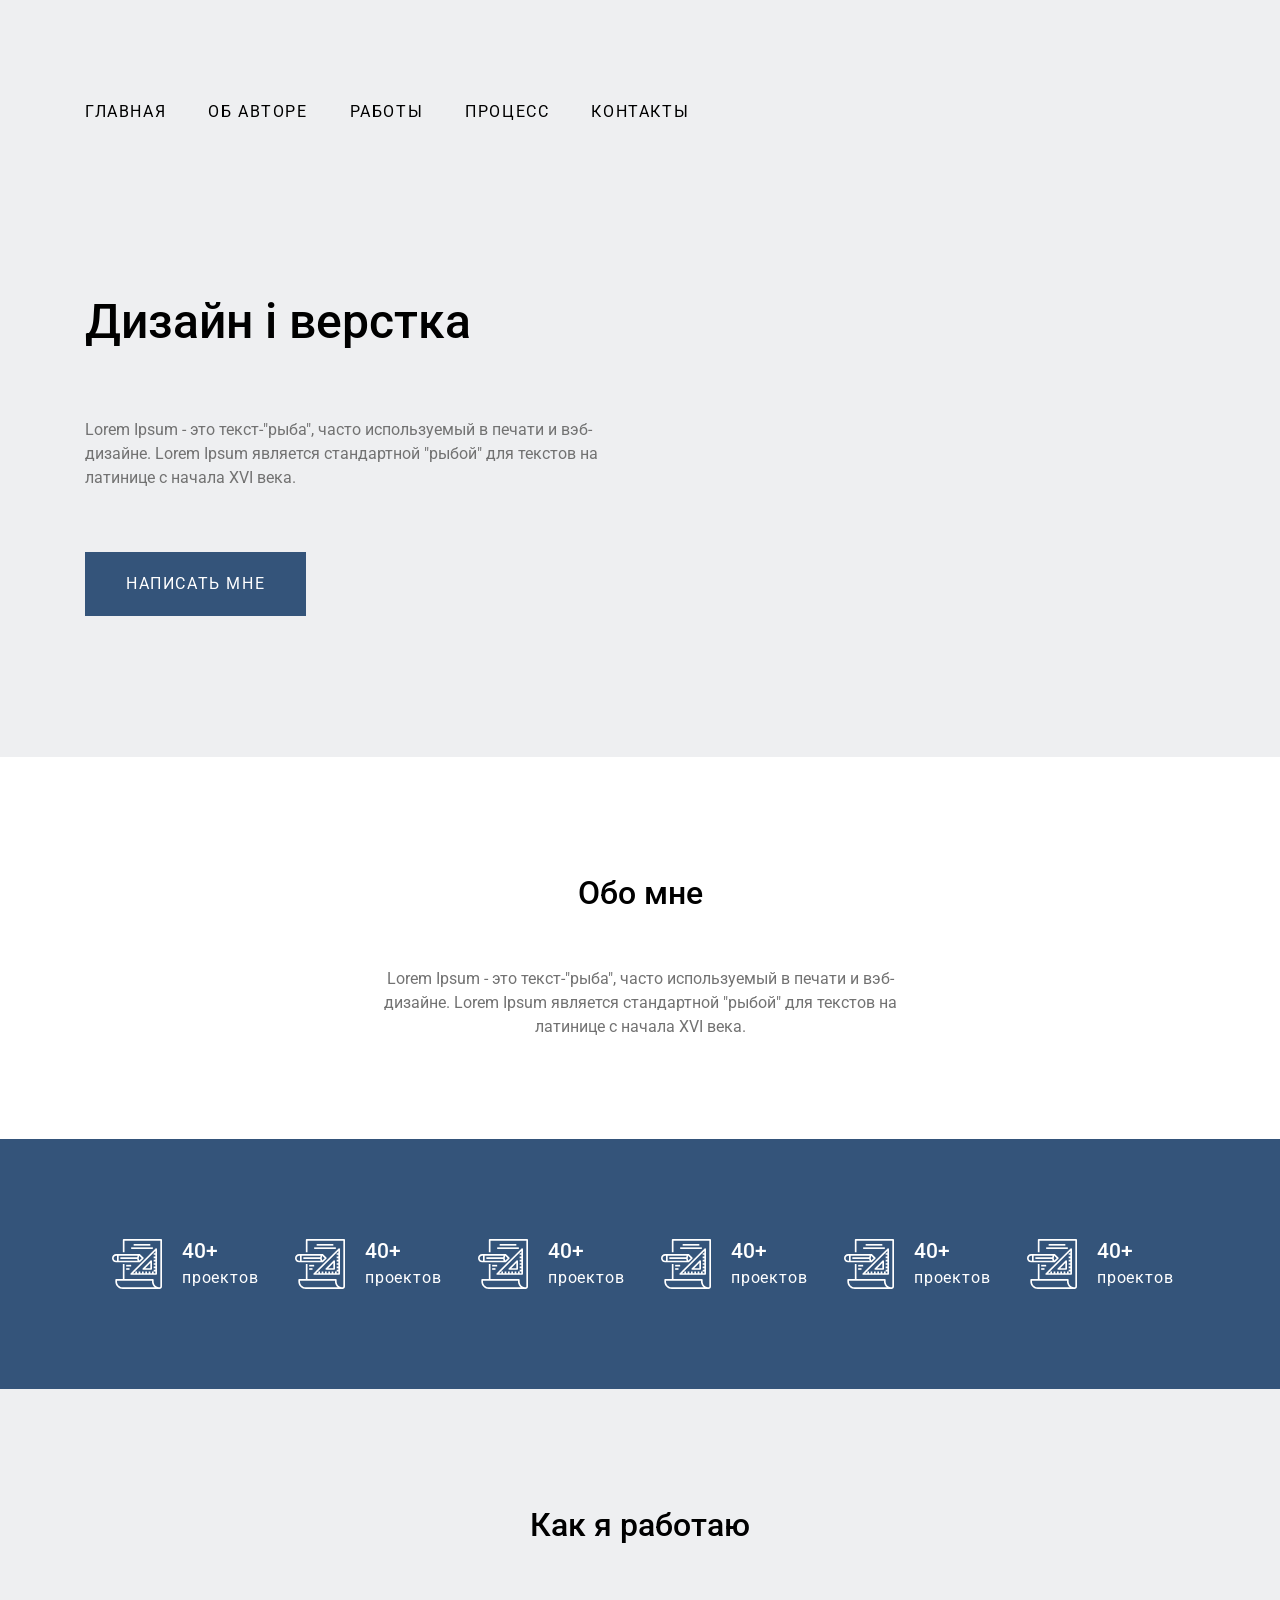
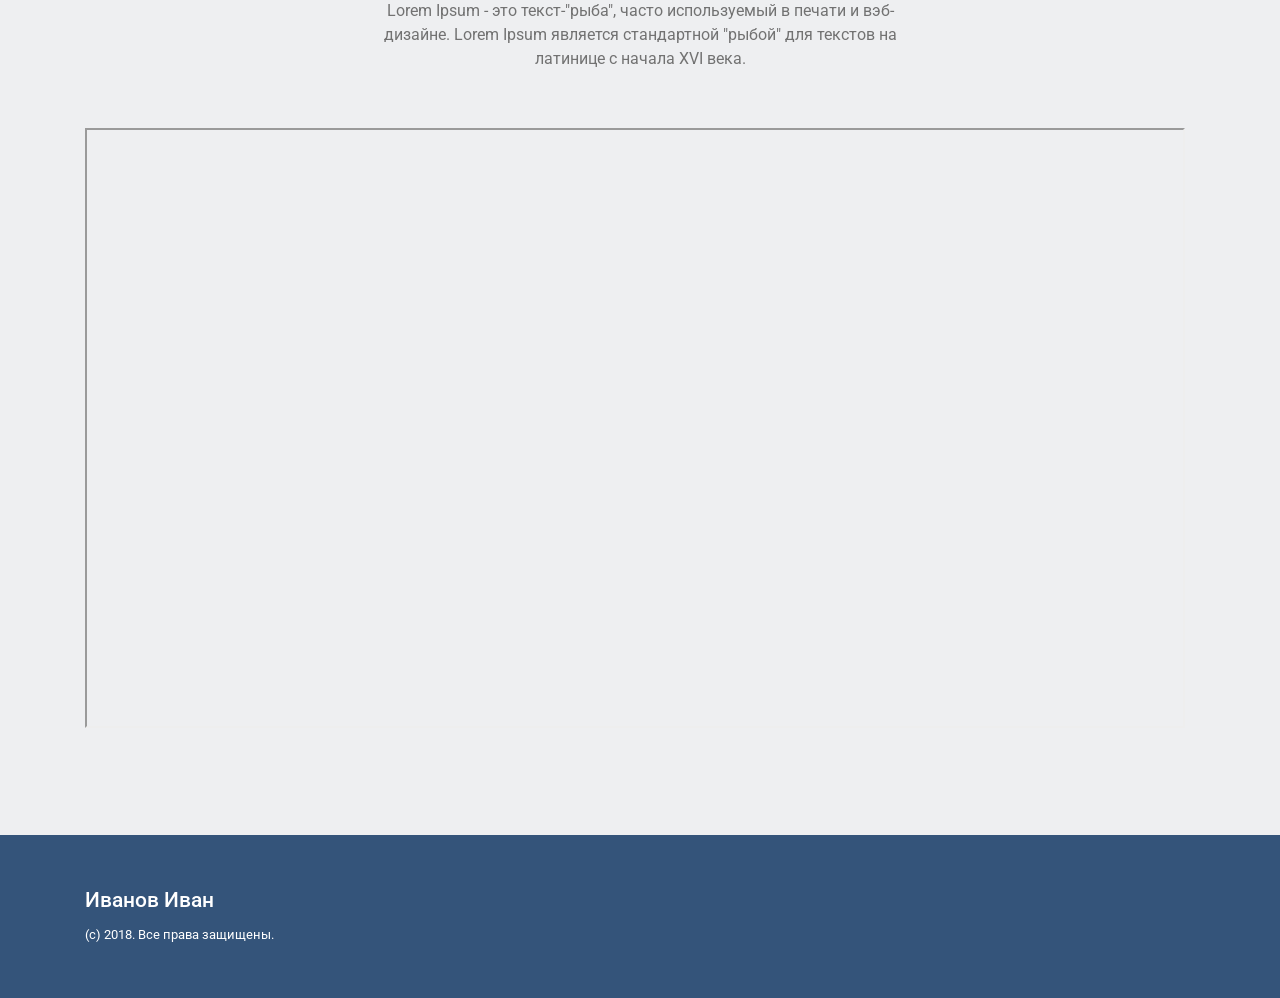
<file: index.html>
<!DOCTYPE html>
<html lang="en">
  <head>
    <meta charset="UTF-8">
    <meta name="viewport" content="width=device-width, initial-scale=1">
    <title>Figma Simple Site</title>

    <link rel="preconnect" href="https://fonts.googleapis.com">
    <link rel="preconnect" href="https://fonts.gstatic.com" crossorigin>
    <link href="https://fonts.googleapis.com/css2?family=Roboto:ital,wght@0,100;0,300;0,400;0,500;0,700;0,900;1,100;1,300;1,400;1,500;1,700;1,900&display=swap" rel="stylesheet">

    <link rel="stylesheet" href="index.css">
    <link rel="stylesheet" href="media.css">
    <link rel="stylesheet" href="reset.css">
  </head>
  <body>
      <header>
        <div class="container">
          <nav>
            <ol>
              <li><a href="#">Главная</a></li>
              <li><a href="#about">Об авторе</a></li>
              <li><a href="#projects">Работы</a></li>
              <li><a href="#process">Процесс</a></li>
              <li><a href="#contacts">Контакты</a></li>
            </ol>
          </nav>
          <h1>Дизайн і верстка</h1>

          <p class="paragraph">
            Lorem Ipsum - это текст-"рыба", часто используемый в печати и вэб-дизайне. Lorem Ipsum является стандартной "рыбой" для текстов на латинице с начала XVI века.
          </p>

          <button class="header__button">НАПИСАТЬ МНЕ</button>
        </div>
      </header>

      <main>
        <div class="container about__container">
          <div id="about" class="about-block">
            <h2 class="about-block__header">Обо мне</h2>

            <p class="about-block__text paragraph">
              Lorem Ipsum - это текст-"рыба", часто используемый в печати и вэб-дизайне. Lorem Ipsum является стандартной "рыбой" для текстов на латинице с начала XVI века.
            </p>
          </div>
        </div>

        <div class="dark-container" id="projects">
          <div class="container">
            <div class="works">
              <div class="works__items">40+ <br> <span class="works__projects">проектов</span></div>
              <div class="works__items">40+ <br> <span class="works__projects">проектов</span></div>
              <div class="works__items">40+ <br> <span class="works__projects">проектов</span></div>
              <div class="works__items">40+ <br> <span class="works__projects">проектов</span></div>
              <div class="works__items">40+ <br> <span class="works__projects">проектов</span></div>
              <div class="works__items">40+ <br> <span class="works__projects">проектов</span></div>
            </div>
          </div>
        </div>

        <div class="light-dark__container" id="process">
          <div class="container center">
            <div class="light-dark__text">
              <h2 class="about-block__header">Как я работаю</h2>

              <p class="paragraph">Lorem Ipsum - это текст-"рыба", часто используемый в печати и вэб-дизайне. Lorem Ipsum является стандартной "рыбой" для текстов на латинице с начала XVI века.
              </p>
            </div>

            <iframe width="1100" height="600" src="https://www.youtube.com/embed/p4YOXmm839c?si=wBxHHaZ9S8ExMQ-Z" title="YouTube video player" allow="accelerometer; autoplay; clipboard-write; encrypted-media; gyroscope; picture-in-picture; web-share" referrerpolicy="strict-origin-when-cross-origin" allowfullscreen></iframe>
          </div>
        </div>
      </main>

      <footer id="contacts">
        <div class="dark-container">
          <div class="container">
            <div class="author-name">Иванов Иван <br><span class="since">(с) 2018. Все права защищены.</span></div>
          </div>
        </div>
      </footer>
  </body>
</html>
</file>
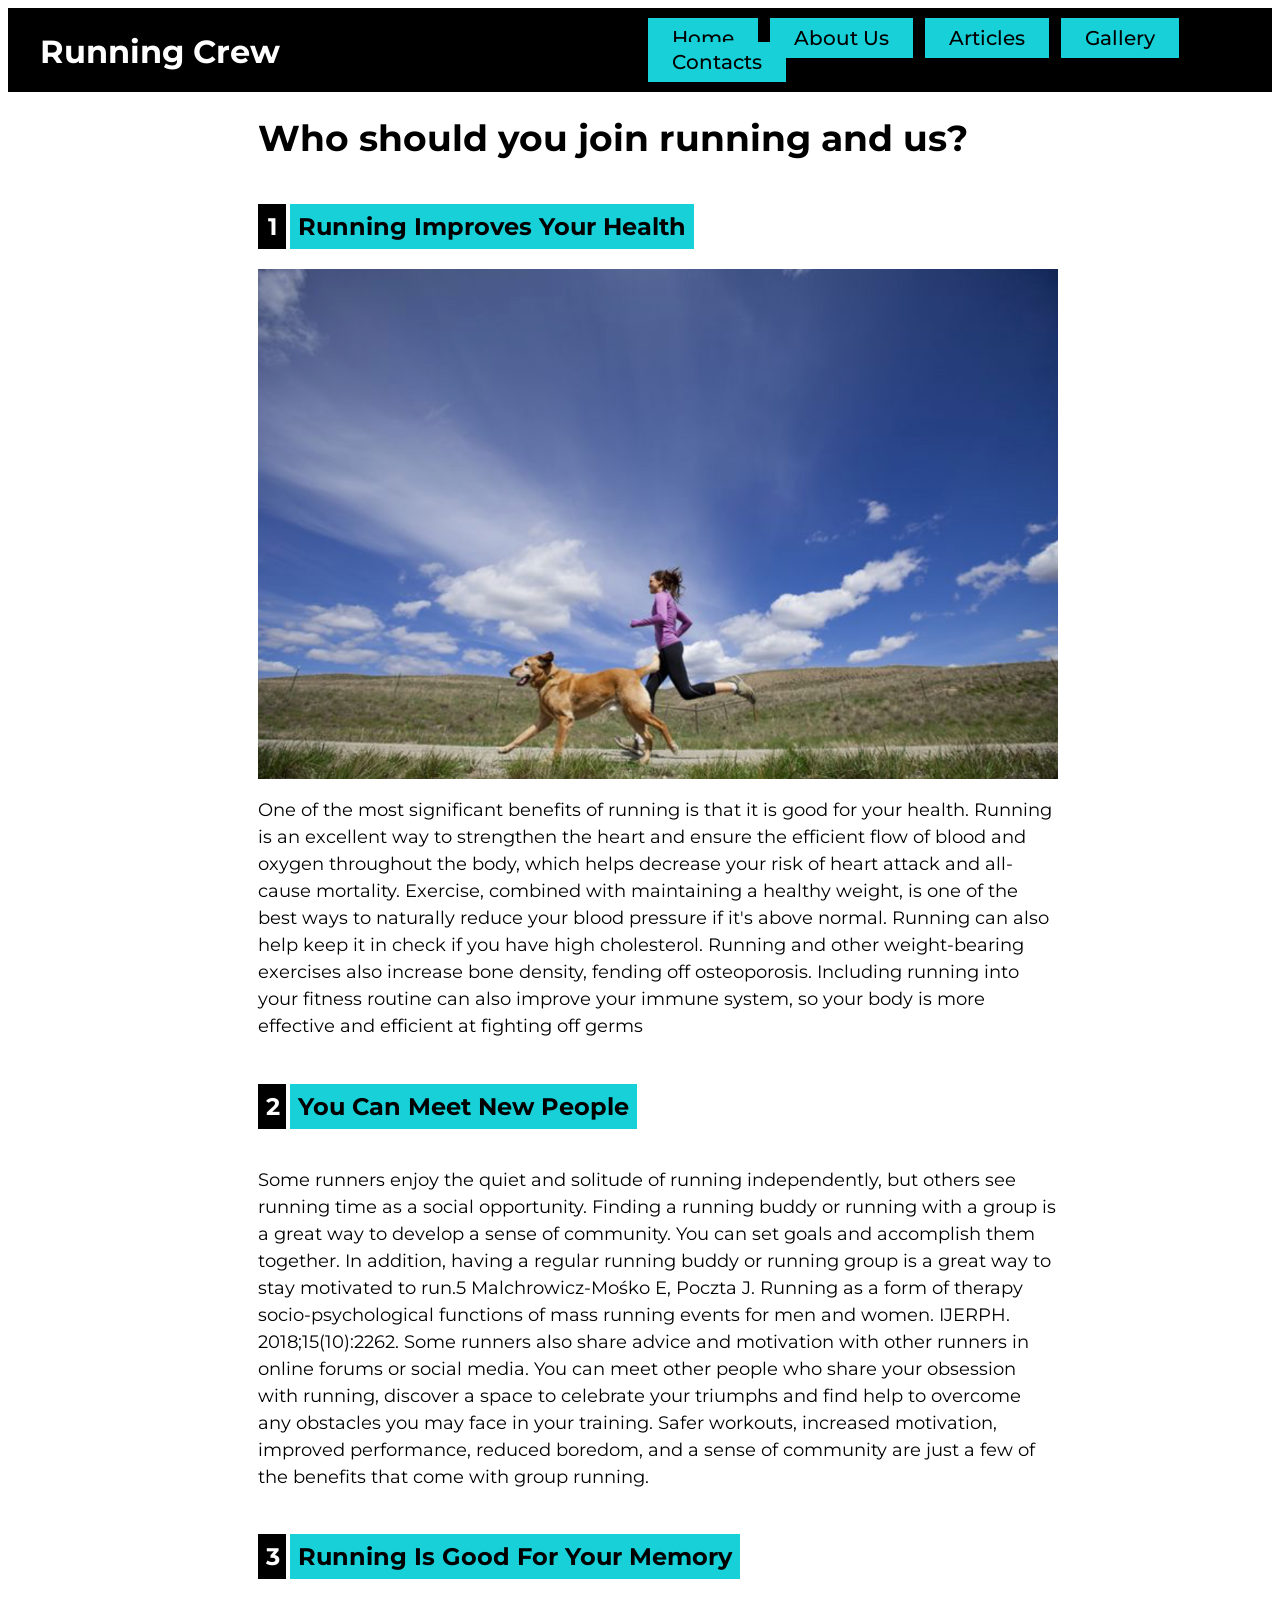
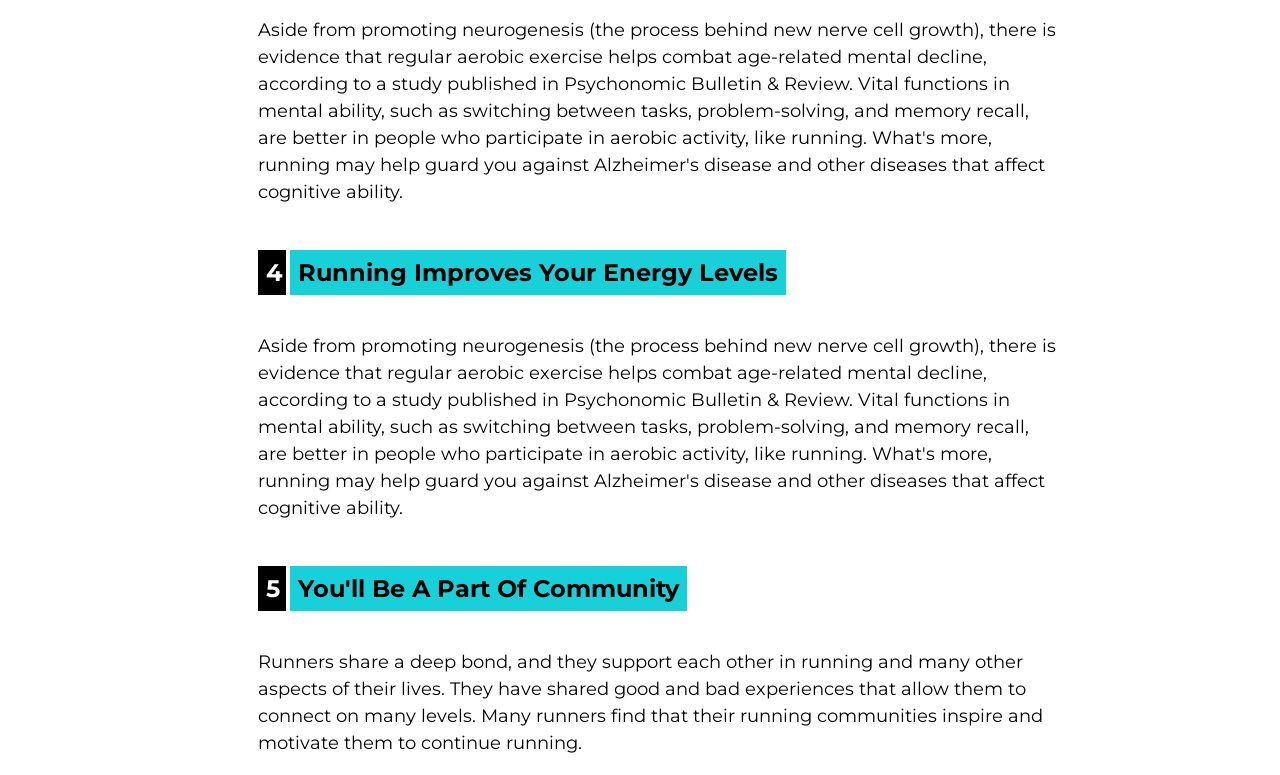
<file: pages/about.html>
<!DOCTYPE html>
<html lang="en">
  <head>
    <meta charset="UTF-8">
    <title>About Us</title>

    <link rel="stylesheet" href="../styles/about.css">
    <link rel="stylesheet" href="../styles/header.css">

    <link rel="preconnect" href="https://fonts.googleapis.com">
    <link rel="preconnect" href="https://fonts.gstatic.com" crossorigin>
    <link href="https://fonts.googleapis.com/css2?family=Montserrat:ital,wght@0,100..900;1,100..900&display=swap" rel="stylesheet">
  </head>
  <body>
    <div class="header">
      <h1 class="site-name">Running Crew</h1>

      <div class="pages">
        <a href="../index.html">Home</a>
        <a href="about.html">About Us</a>
        <a href="articles.html">Articles</a>
        <a href="gallery.html">Gallery</a>
        <a href="contacts.html">Contacts</a>
      </div>
    </div>

    <h1 class="question">Who should you join running and us?</h1>

    <div class="container">
      <div class="number">1</div>

      <h2>Running Improves Your Health</h2>

      <img src="../images/about.png" alt="girl-and-dog">

      <p>
        One of the most significant benefits of running is that it is good for your health. Running is an excellent way to strengthen the heart
        and ensure the efficient flow of blood and oxygen throughout the body, which helps decrease your risk of heart attack and all-cause mortality.

        Exercise, combined with maintaining a healthy weight, is one of the best ways to naturally reduce your blood pressure if it's above normal. Running can also help keep it in check if you have high cholesterol. Running and other weight-bearing exercises also increase bone density, fending off osteoporosis.

          Including running into your fitness routine can also improve your immune system, so your body is more effective and efficient at fighting off germs
      </p>
    </div>

    <div class="container">
      <div class="number">2</div>

      <h2>You Can Meet New People</h2>

      <p>
        Some runners enjoy the quiet and solitude of running independently, but others see running time as a social opportunity. Finding a running buddy or running with a group is a great way to develop a sense of community. You can set goals and accomplish them together. In addition, having a regular running buddy or running group is a great way to stay motivated to run.5
          Malchrowicz-Mośko E, Poczta J. Running as a form of therapy socio-psychological functions of mass running events for men and women. IJERPH. 2018;15(10):2262.

        Some runners also share advice and motivation with other runners in online forums or social media. You can meet other people who share your obsession with running, discover a space to celebrate your triumphs and find help to overcome any obstacles you may face in your training.

          Safer workouts, increased motivation, improved performance, reduced boredom, and a sense of community are just a few of the benefits that come with group running.
      </p>
    </div>

    <div class="container">
      <div class="number">3</div>

      <h2>Running Is Good For Your Memory</h2>

      <p>
      Aside from promoting neurogenesis (the process behind new nerve cell growth), there is evidence that regular aerobic exercise helps combat age-related mental decline, according to a study published in Psychonomic Bulletin & Review.

      Vital functions in mental ability, such as switching between tasks, problem-solving, and memory recall, are better in people who participate in aerobic activity, like running. What's more, running may help guard you against Alzheimer's disease and other diseases that affect cognitive ability.
      </p>
    </div>

    <div class="container">
      <div class="number">4</div>

      <h2>Running Improves Your Energy Levels</h2>

      <p>
      Aside from promoting neurogenesis (the process behind new nerve cell growth), there is evidence that regular aerobic exercise helps combat age-related mental decline, according to a study published in Psychonomic Bulletin & Review.

      Vital functions in mental ability, such as switching between tasks, problem-solving, and memory recall, are better in people who participate in aerobic activity, like running. What's more, running may help guard you against Alzheimer's disease and other diseases that affect cognitive ability.
      </p>
    </div>

    <div class="container">
      <div class="number">5</div>

      <h2>You'll Be A Part Of Community</h2>

      <p>
      Runners share a deep bond, and they support each other in running and many other aspects of their lives. They have shared good and bad experiences that allow them to connect on many levels. Many runners find that their running communities inspire and motivate them to continue running.
      </p>
    </div>
  </body>
</html>
</file>
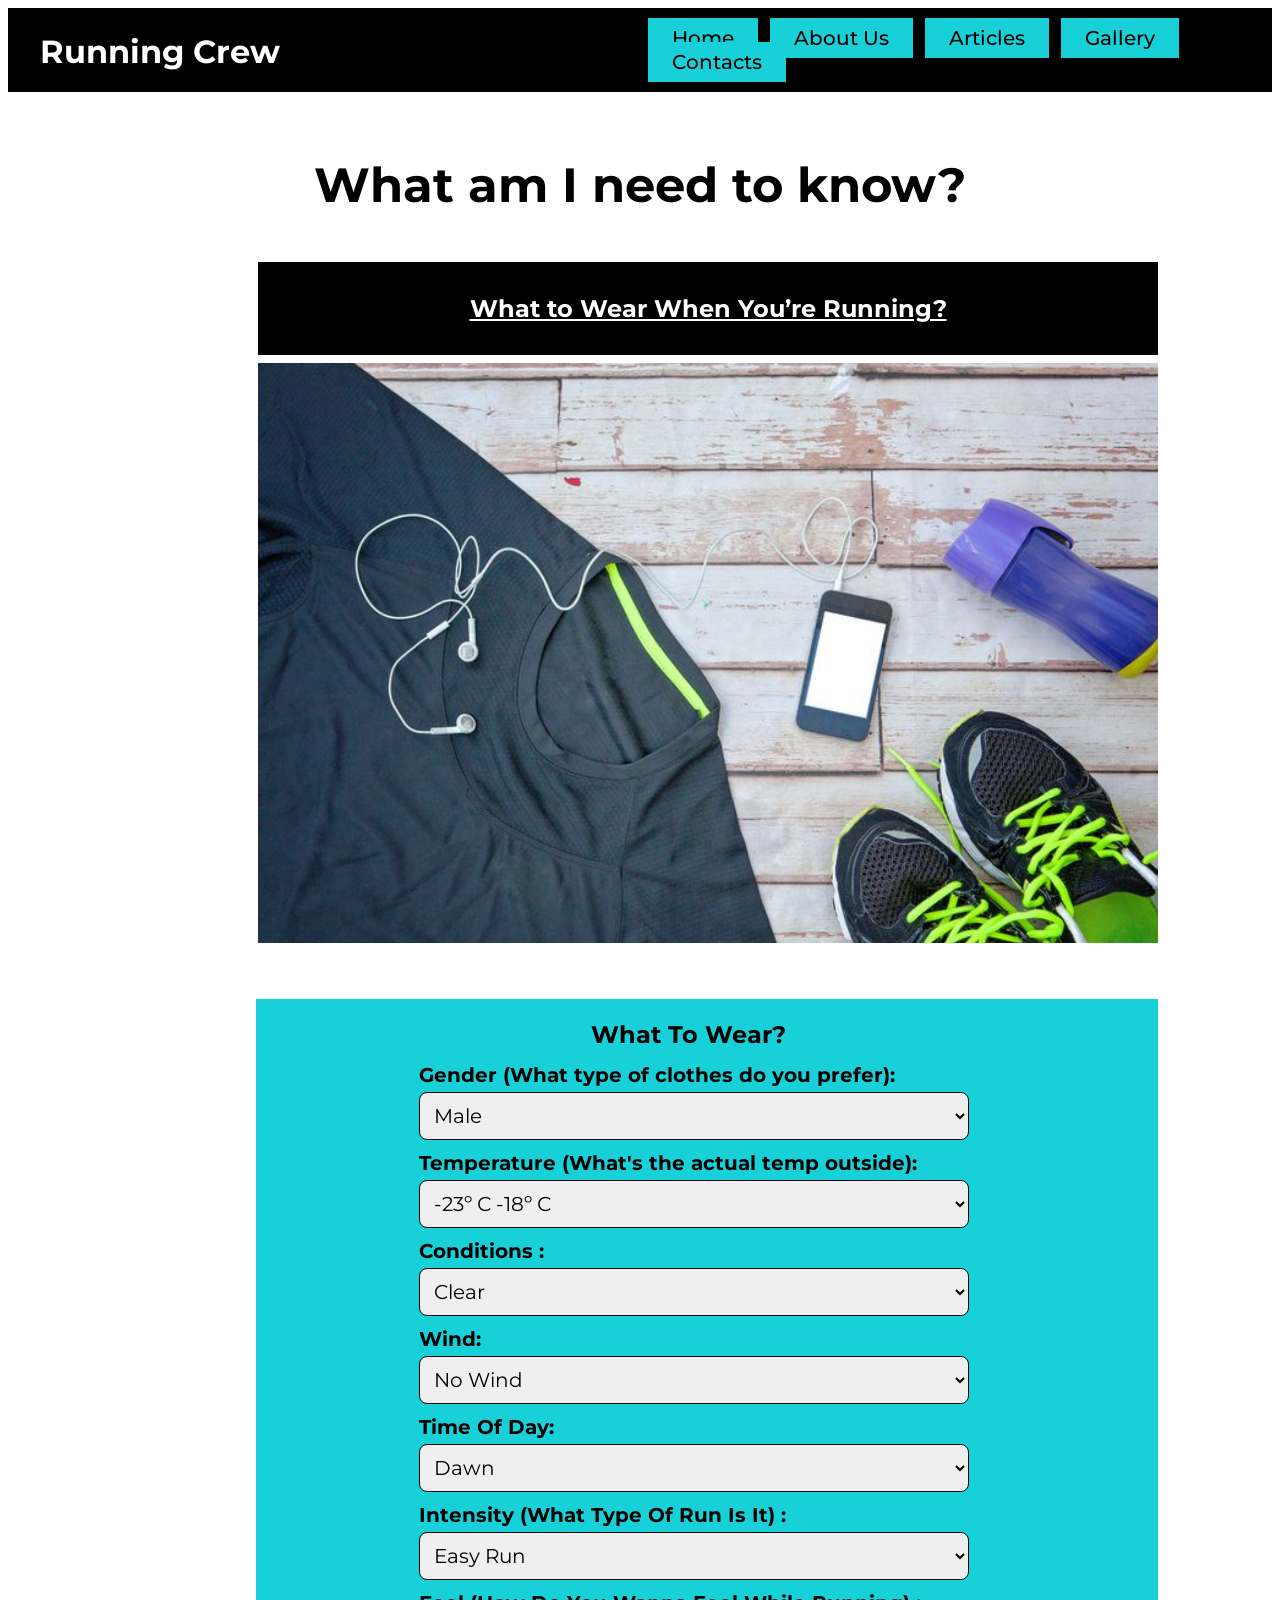
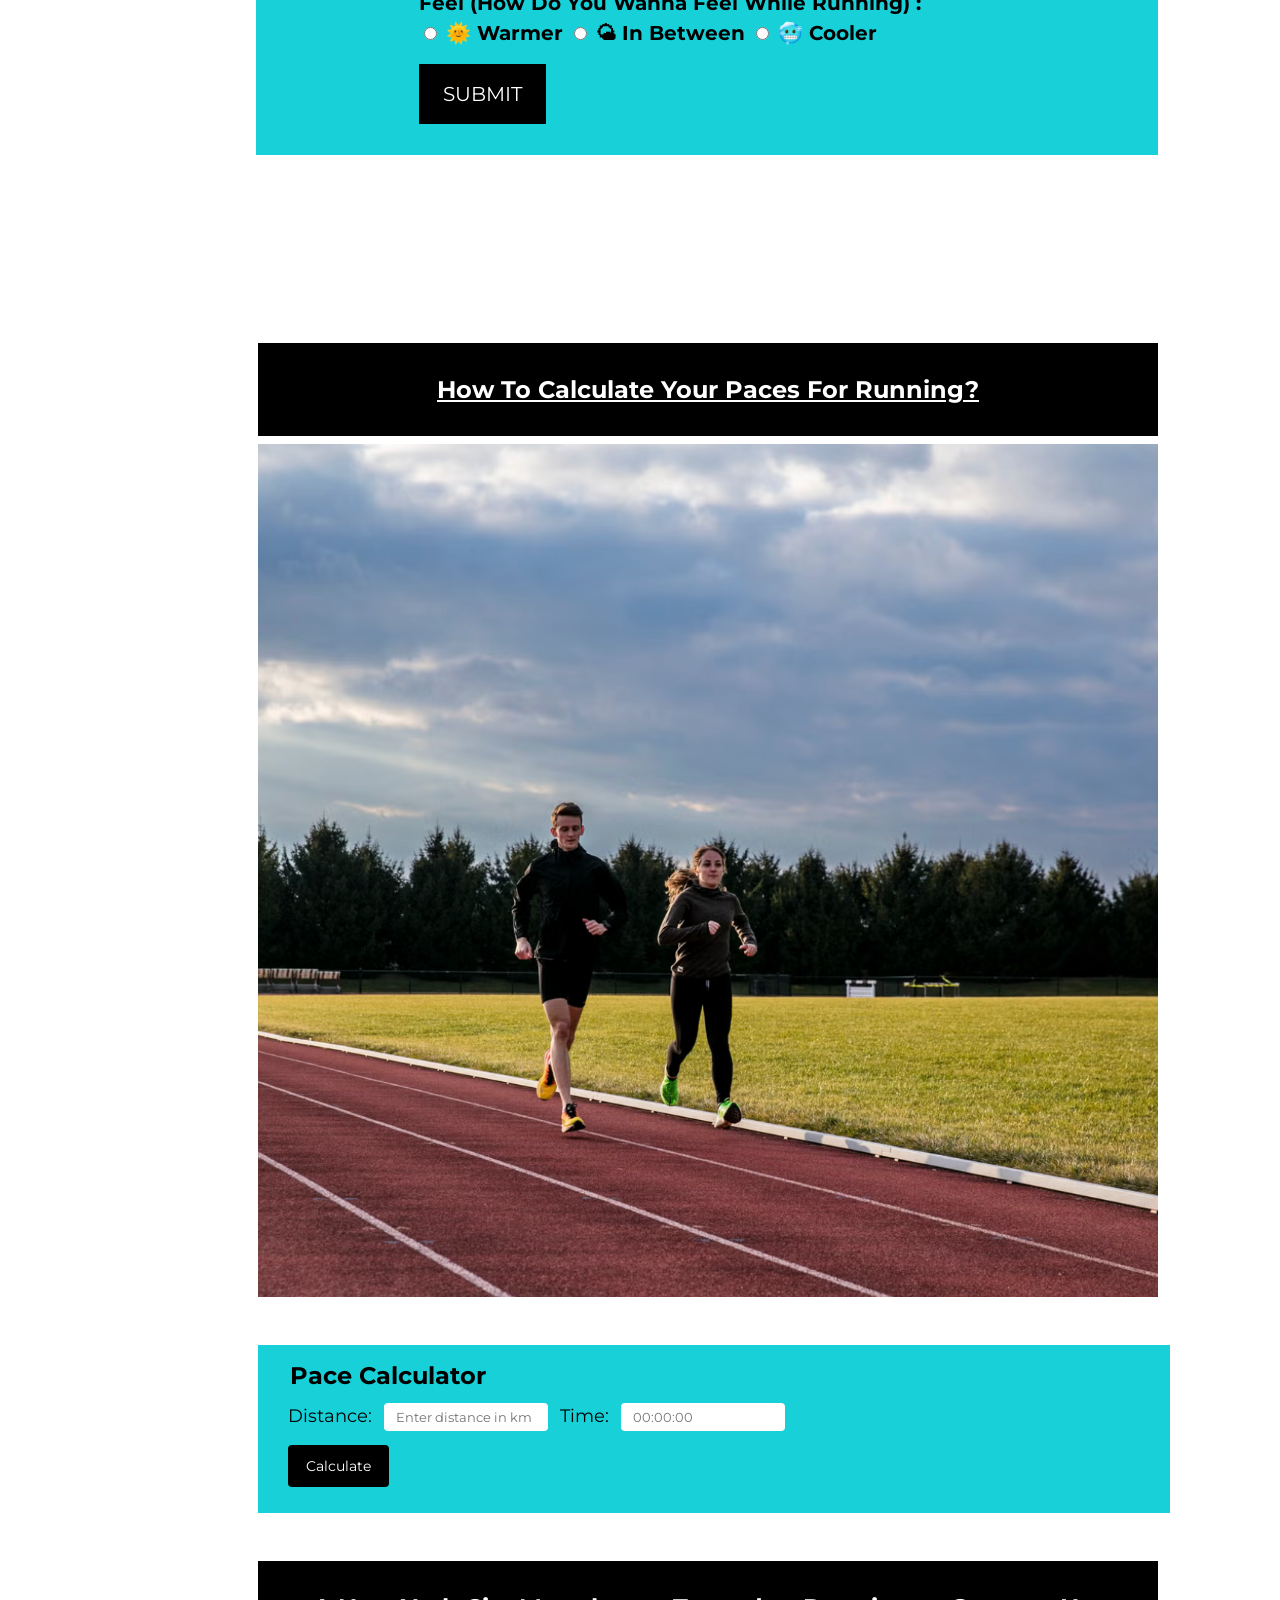
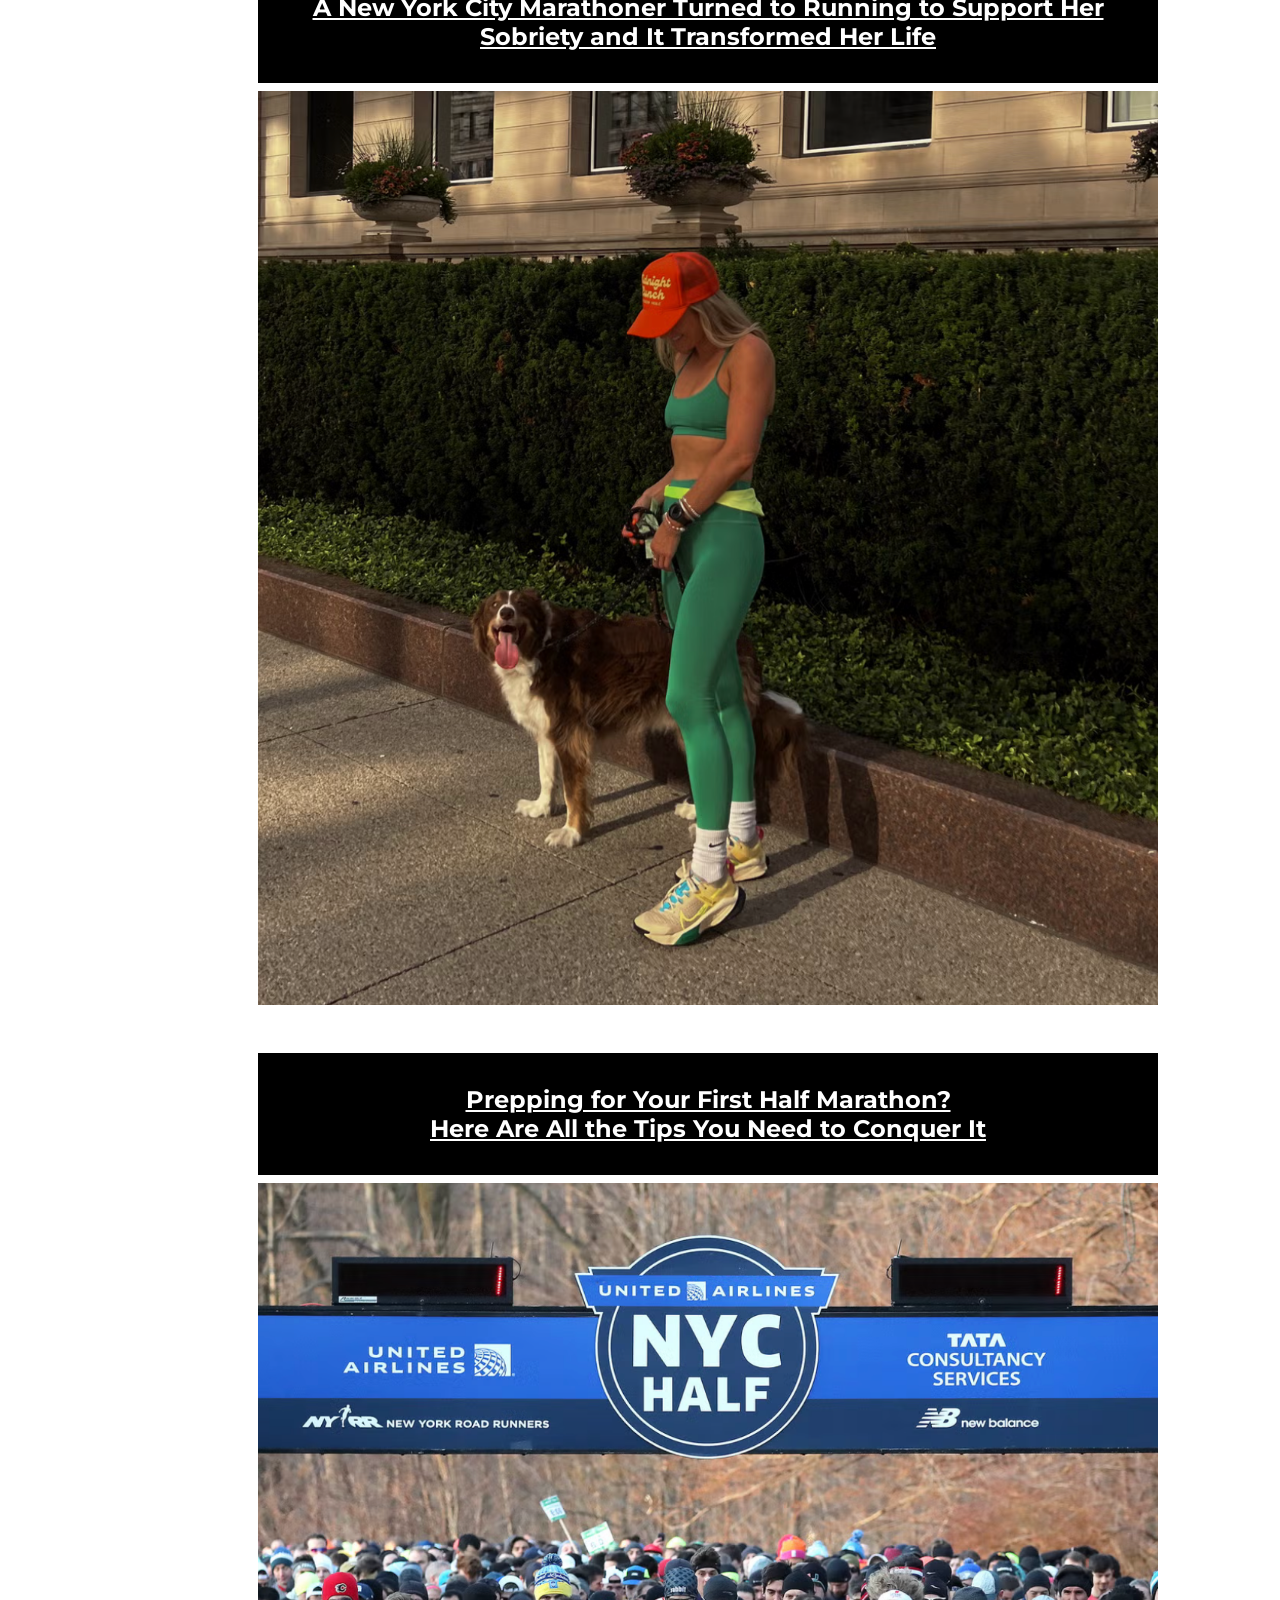
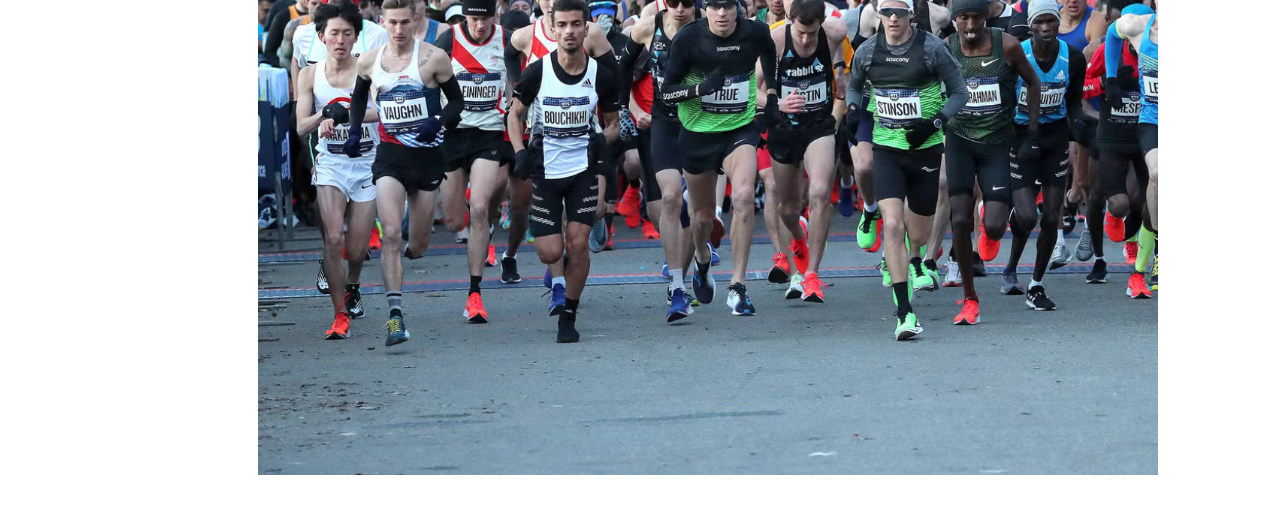
<file: pages/articles.html>
<!DOCTYPE html>
<html lang="en">
  <head>
    <meta charset="UTF-8">
    <title>Articles</title>

    <link rel="stylesheet" href="../styles/articles.css">
    <link rel="stylesheet" href="../styles/header.css">

    <link rel="preconnect" href="https://fonts.googleapis.com">
    <link rel="preconnect" href="https://fonts.gstatic.com" crossorigin>
    <link href="https://fonts.googleapis.com/css2?family=Montserrat:ital,wght@0,100..900;1,100..900&display=swap" rel="stylesheet">
  </head>
  <body>
    <div class="header">
      <h1 class="site-name">Running Crew</h1>

      <div class="pages">
        <a href="../index.html">Home</a>
        <a href="about.html">About Us</a>
        <a href="articles.html">Articles</a>
        <a href="gallery.html">Gallery</a>
        <a href="contacts.html">Contacts</a>
      </div>
    </div>

    <h1 class="question">What am I need to know?</h1>

    <div class="container">
      <div class="names">
        <a target="_blank" href="https://www.runnerswor.com/training/a20803133/what-to-wear/">
        What to Wear When You’re Running?<br>
        </a>
      </div>

      <img src="../images/cloth.png" alt="cloth">
    </div>

    <iframe src="form.html"></iframe>

    <div class="container">
      <div class="names">
        <a target="_blank" href="https://www.runnersworld.com/training/a61997662/calculate-pace-for-running/">
          How To Calculate Your Paces For Running?
        </a>
      </div>

      <img src="../images/pace.png" alt="running-people">
    </div>

    <form action="../index.html">
      <div class="calculator-div">
        <fieldset>
          <legend>Pace Calculator</legend>
          <div class="calculator-container">
            <label for="distance">Distance&#58;</label>
            <input type="number" id="distance" placeholder="Enter distance in km">

            <label for="hours">Time&#58;</label>
            <input type="number" id="hours" placeholder="00:00:00">
          </div>

          <button>Calculate</button>
        </fieldset>
      </div>
    </form>

    <div class="container">
      <div class="names">
        <a target="_blank" href="https://www.runnersworld.com/runners-stories/a62753410/how-running-changed-me-elizabeth-pearson/">
        A New York City Marathoner Turned to Running to Support Her Sobriety and It Transformed Her Life
        </a>
      </div>

      <img src="../images/hot-girl.png" alt="hot-girl">
    </div>

    <div class="container">
      <div class="names">
        <a target="_blank" href="https://www.runnersworld.com/training/a62707252/first-half-marathon-tips/">
        Prepping for Your First Half Marathon?<br> Here Are All the Tips You Need to Conquer It
        </a>
      </div>

      <img src="../images/nyc-start.png" alt="nyc-start">
    </div>
  </body>
</html>
</file>
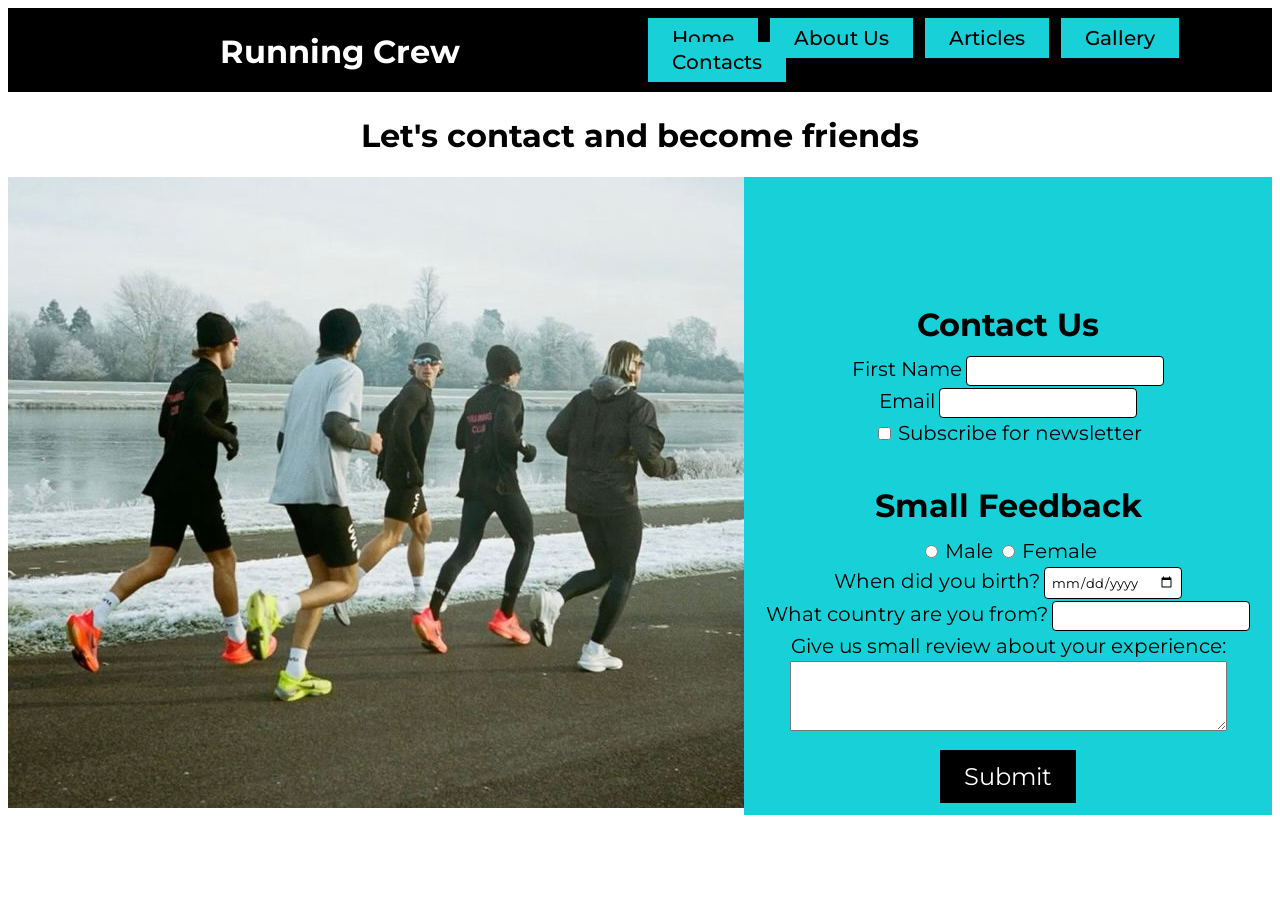
<file: pages/contacts.html>
<!DOCTYPE html>
<html lang="en">
  <head>
    <meta charset="UTF-8">
    <title>Contacts</title>

    <link rel="stylesheet" href="../styles/contact.css">
    <link rel="stylesheet" href="../styles/header.css">

    <link rel="preconnect" href="https://fonts.googleapis.com">
    <link rel="preconnect" href="https://fonts.gstatic.com" crossorigin>
    <link href="https://fonts.googleapis.com/css2?family=Montserrat:ital,wght@0,100..900;1,100..900&display=swap" rel="stylesheet">
  </head>
  <body>
    <div class="header">
      <h1 class="site-name">Running Crew</h1>

      <div class="pages">
        <a href="../index.html">Home</a>
        <a href="about.html">About Us</a>
        <a href="articles.html">Articles</a>
        <a href="gallery.html">Gallery</a>
        <a href="contacts.html">Contacts</a>
      </div>
    </div>

    <h1>Let's contact and become friends</h1>
    <div class="container">
      <div><img src="../images/contact.jpg" alt="running-guys"></div>
      <div>
        <form action="../index.html" method="get">
          <div>
            <fieldset>
              <legend>Contact Us</legend>

                <label for="name">First Name</label>
                <input type="text" id="name" name="firstName">

                <div>
                  <label for="email">Email</label>
                  <input type="email" id="email" name="email">
                </div>

                <div>
                  <input type="checkbox" id="subscribe" name="subscribe" value="yes">
                  <label for="subscribe">Subscribe for newsletter</label>
                </div>
            </fieldset>

            <fieldset>
              <legend>Small Feedback</legend>

              <div>
                <input type="radio" name="gender" id="male" value="male">
                <label for="male">Male</label>

                <input type="radio" name="gender" id="female" value="female">
                <label for="female">Female</label>
              </div>

              <div>
                <label for="birthday">When did you birth?</label>
                <input type="date" id="birthday" name="birthday">
              </div>

              <div>
                <label for="country">What country are you from?</label>
                <input type="text" id="country" name="country">
              </div>

              <label for="message">
                  Give us small review about your experience:
              </label>

              <div>
                <textarea id="message" name="message" rows="4" cols="50"></textarea>
              </div>

              <button type="submit">Submit</button>

            </fieldset>
          </div>
        </form>
      </div>
    </div>
  </body>
</html>
</file>
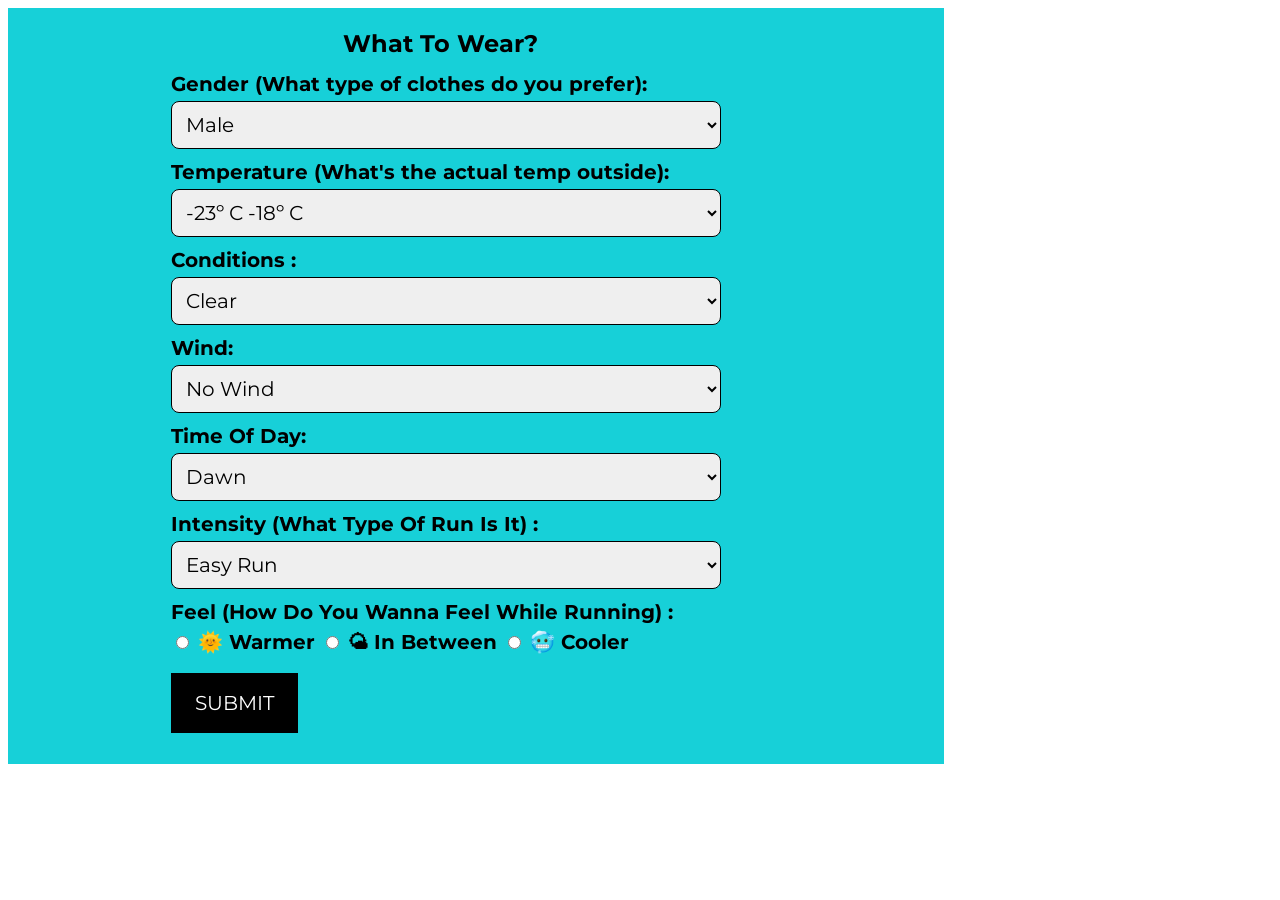
<file: pages/form.html>
<!DOCTYPE html>
<html lang="en">
  <head>
    <meta charset="UTF-8">
    <title>Form</title>

    <link rel="stylesheet" href="../styles/form.css">

    <link rel="preconnect" href="https://fonts.googleapis.com">
    <link rel="preconnect" href="https://fonts.gstatic.com" crossorigin>
    <link href="https://fonts.googleapis.com/css2?family=Montserrat:ital,wght@0,100..900;1,100..900&display=swap" rel="stylesheet">
  </head>
  <body>
    <form action="../index.html">
      <div>
        <fieldset>
          <legend>What To Wear?</legend>

          <div>
            <label for="gender">Gender &#40;What type of clothes do you prefer&#41;&#58; </label>
            <select id="gender" name="gender">
                <option value="male">Male</option>
                <option value="female">Female</option>
            </select>
          </div>

          <div>
            <label for="temperature">Temperature &#40;What's the actual temp outside&#41;&#58;</label>
            <select id="temperature" name="temperature">
              <option value="-23">&#45;23&#186; С &#45;18&#186; С</option>
              <option value="-18">&#45;18&#186; С &#45;12&#186; С</option>
              <option value="-12">&#45;12&#186; С &#45;7&#186; С</option>
              <option value="-7">&#45;7&#186; С &#45;1&#186; С</option>
              <option value="-1">&#45;1&#186; С 4&#186; С</option>
              <option value="5">5&#186; С 9&#186; С</option>
              <option value="10">10&#186; С 15&#186; С</option>
              <option value="16">16&#186; С 21&#186; С</option>
              <option value="21">21&#186; С 26&#186; С</option>
              <option value="27">27&#186; С 32&#186; С</option>
              <option value="32">32&#186; С 37&#186; С</option>
              <option value="38">38&#186; С</option>
            </select>
          </div>

          <div>
            <label for="conditions">Conditions &#58;</label>
            <select id="conditions" name="conditions">
              <option value="clear">Clear</option>
              <option value="cloudy">Partly Cloudly</option>
              <option value="overcast">Overcast</option>
              <option value="heavy-rain">Heavy Rain</option>
              <option value="light-rain">Light Rain</option>
              <option value="snowing">Snowing</option>
            </select>
          </div>

          <div>
            <label for="wind">Wind&#58;</label>
            <select id="wind" name="wind">
              <option value="no">No Wind</option>
              <option value="light">Light Wind</option>
              <option value="heavy">Heavy Wind</option>
            </select>
          </div>

          <div>
            <label for="time">Time Of Day&#58;</label>
            <select id="time" name="time">
              <option value="dawn">Dawn</option>
              <option value="daytime">Daytime</option>
              <option value="night">Night</option>
            </select>
          </div>

          <div>
            <label for="intensity">Intensity &#40;What Type Of Run Is It&#41; &#58;</label>
            <select id="intensity" name="intensity">
              <option value="easy">Easy Run</option>
              <option value="long">Long Run</option>
              <option value="race">Race</option>
              <option value="hard">Hard Workout</option>
            </select>
          </div>

          <div>
            <label>Feel &#40;How Do You Wanna Feel While Running&#41; &#58; </label>
            <div>
              <input type="radio" id="warmer" name="feel" value="warmer">
              <label for="warmer">&#127774; Warmer</label>

              <input type="radio" id="between" name="feel" value="between">
              <label for="between">&#127780; In Between</label>

              <input type="radio" id="colder" name="feel" value="colder">
              <label for="colder">&#129398; Cooler</label>
            </div>
          </div>

          <button type="submit">SUBMIT</button>

        </fieldset>
      </div>
    </form>
  </body>
</html>
</file>
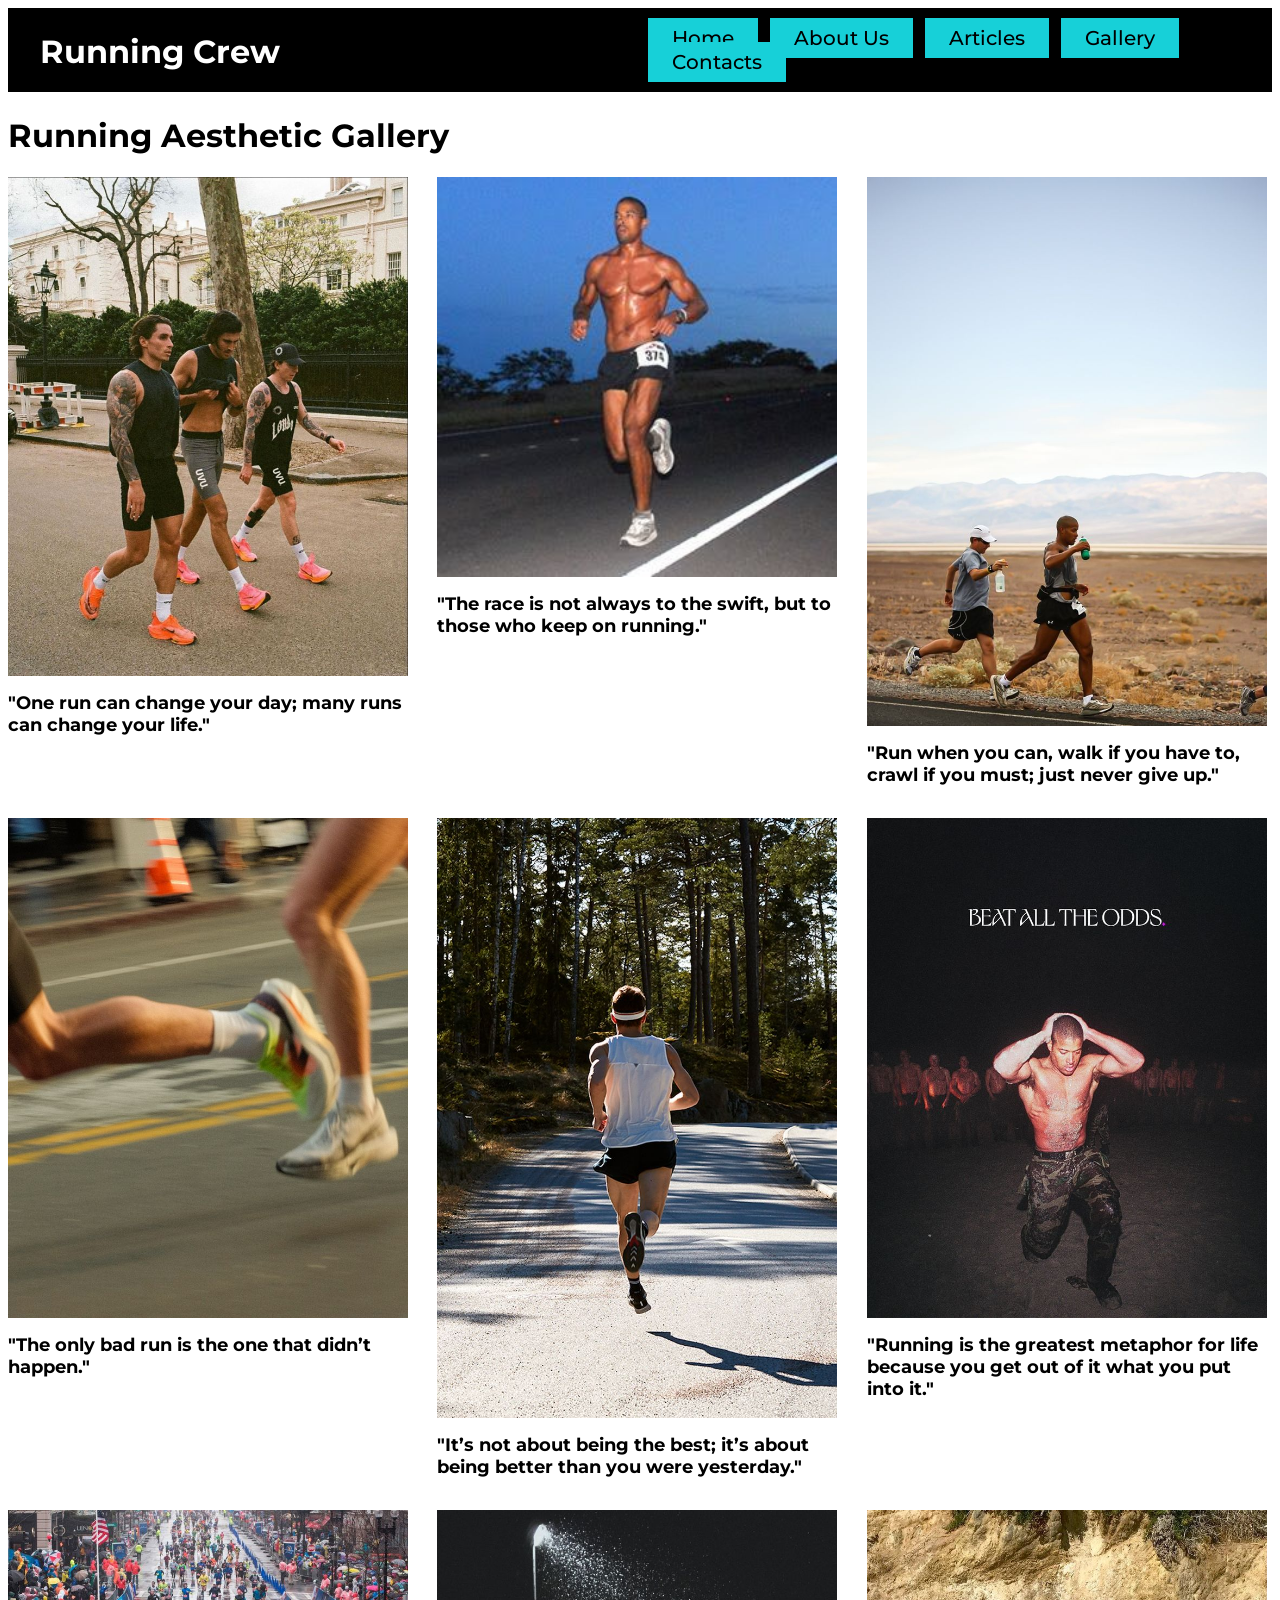
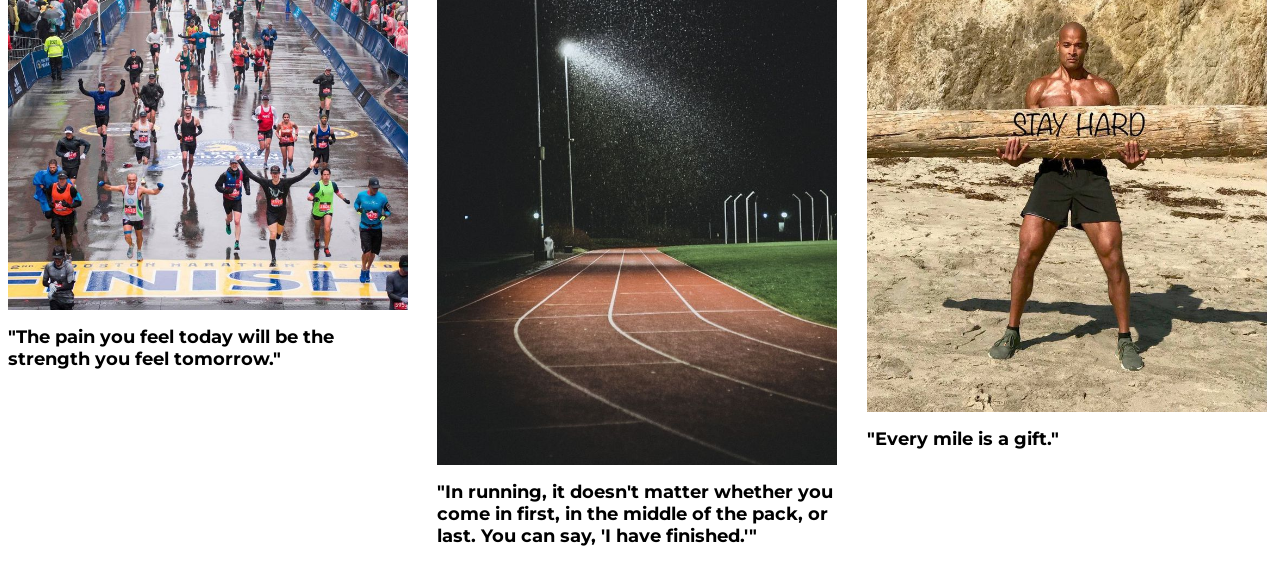
<file: pages/gallery.html>
<!DOCTYPE html>
<html lang="en">
  <head>
    <meta charset="UTF-8">
    <title>Gallery</title>

    <link rel="stylesheet" href="../styles/gallery.css">
    <link rel="stylesheet" href="../styles/header.css">

    <link rel="preconnect" href="https://fonts.googleapis.com">
    <link rel="preconnect" href="https://fonts.gstatic.com" crossorigin>
    <link href="https://fonts.googleapis.com/css2?family=Montserrat:ital,wght@0,100..900;1,100..900&display=swap" rel="stylesheet">
  </head>
  <body>
    <div class="header">
      <h1 class="site-name">Running Crew</h1>

      <div class="pages">
        <a href="../index.html">Home</a>
        <a href="about.html">About Us</a>
        <a href="articles.html">Articles</a>
        <a href="gallery.html">Gallery</a>
        <a href="contacts.html">Contacts</a>
      </div>
    </div>

    <h1>Running Aesthetic Gallery</h1>

    <div class="container">
      <div>
        <a target="_blank" href="../images/gallery/aesthetic1.jpg">
          <img src="../images/gallery/aesthetic1.jpg" alt="aesthetic">
        </a>

        <div class="quote">
          "One run can change your day; many runs can change your life."
        </div>
      </div>

      <div>
        <a target="_blank" href="../images/gallery/aesthetic2.jpg">
          <img src="../images/gallery/aesthetic2.jpg" alt="aesthetic">
        </a>

        <div class="quote">
          "The race is not always to the swift, but to those who keep on running."
        </div>
      </div>

      <div>
        <a target="_blank" href="../images/gallery/aesthetic3.jpg">
          <img src="../images/gallery/aesthetic3.jpg" alt="aesthetic">
        </a>

        <div class="quote">
          "Run when you can, walk if you have to, crawl if you must; just never give up."
        </div>
      </div>
    </div>

    <div class="container">
      <div>
        <a target="_blank" href="../images/gallery/aesthetic4.jpg">
          <img src="../images/gallery/aesthetic4.jpg" alt="aesthetic">
        </a>

        <div class="quote">
          "The only bad run is the one that didn’t happen."
        </div>
      </div>

      <div>
        <a target="_blank" href="../images/gallery/aesthetic5.jpg">
          <img src="../images/gallery/aesthetic5.jpg" alt="aesthetic">
        </a>

        <div class="quote">
          "It’s not about being the best; it’s about being better than you were yesterday."
        </div>
      </div>

      <div>
        <a target="_blank" href="../images/gallery/aesthetic6.jpg">
          <img src="../images/gallery/aesthetic6.jpg" alt="aesthetic">
        </a>

        <div class="quote">
          "Running is the greatest metaphor for life because you get out of it what you put into it."
        </div>
      </div>
    </div>

    <div class="container">
      <div>
        <a target="_blank" href="../images/gallery/aesthetic7.jpg">
          <img src="../images/gallery/aesthetic7.jpg" alt="aesthetic">
        </a>

        <div class="quote">
          "The pain you feel today will be the strength you feel tomorrow."
        </div>
      </div>

      <div>
        <a target="_blank" href="../images/gallery/aesthetic8.jpg">
          <img src="../images/gallery/aesthetic8.jpg" alt="aesthetic">
        </a>

        <div class="quote">
          "In running, it doesn't matter whether you come in first, in the middle of the pack, or last. You can say, 'I have finished.'"
        </div>
      </div>

      <div>
        <a target="_blank" href="../images/gallery/aesthetic9.jpg">
          <img src="../images/gallery/aesthetic9.jpg" alt="aesthetic">
        </a>

        <div class="quote">
          "Every mile is a gift."
        </div>
      </div>
    </div>
  </body>
</html>
</file>
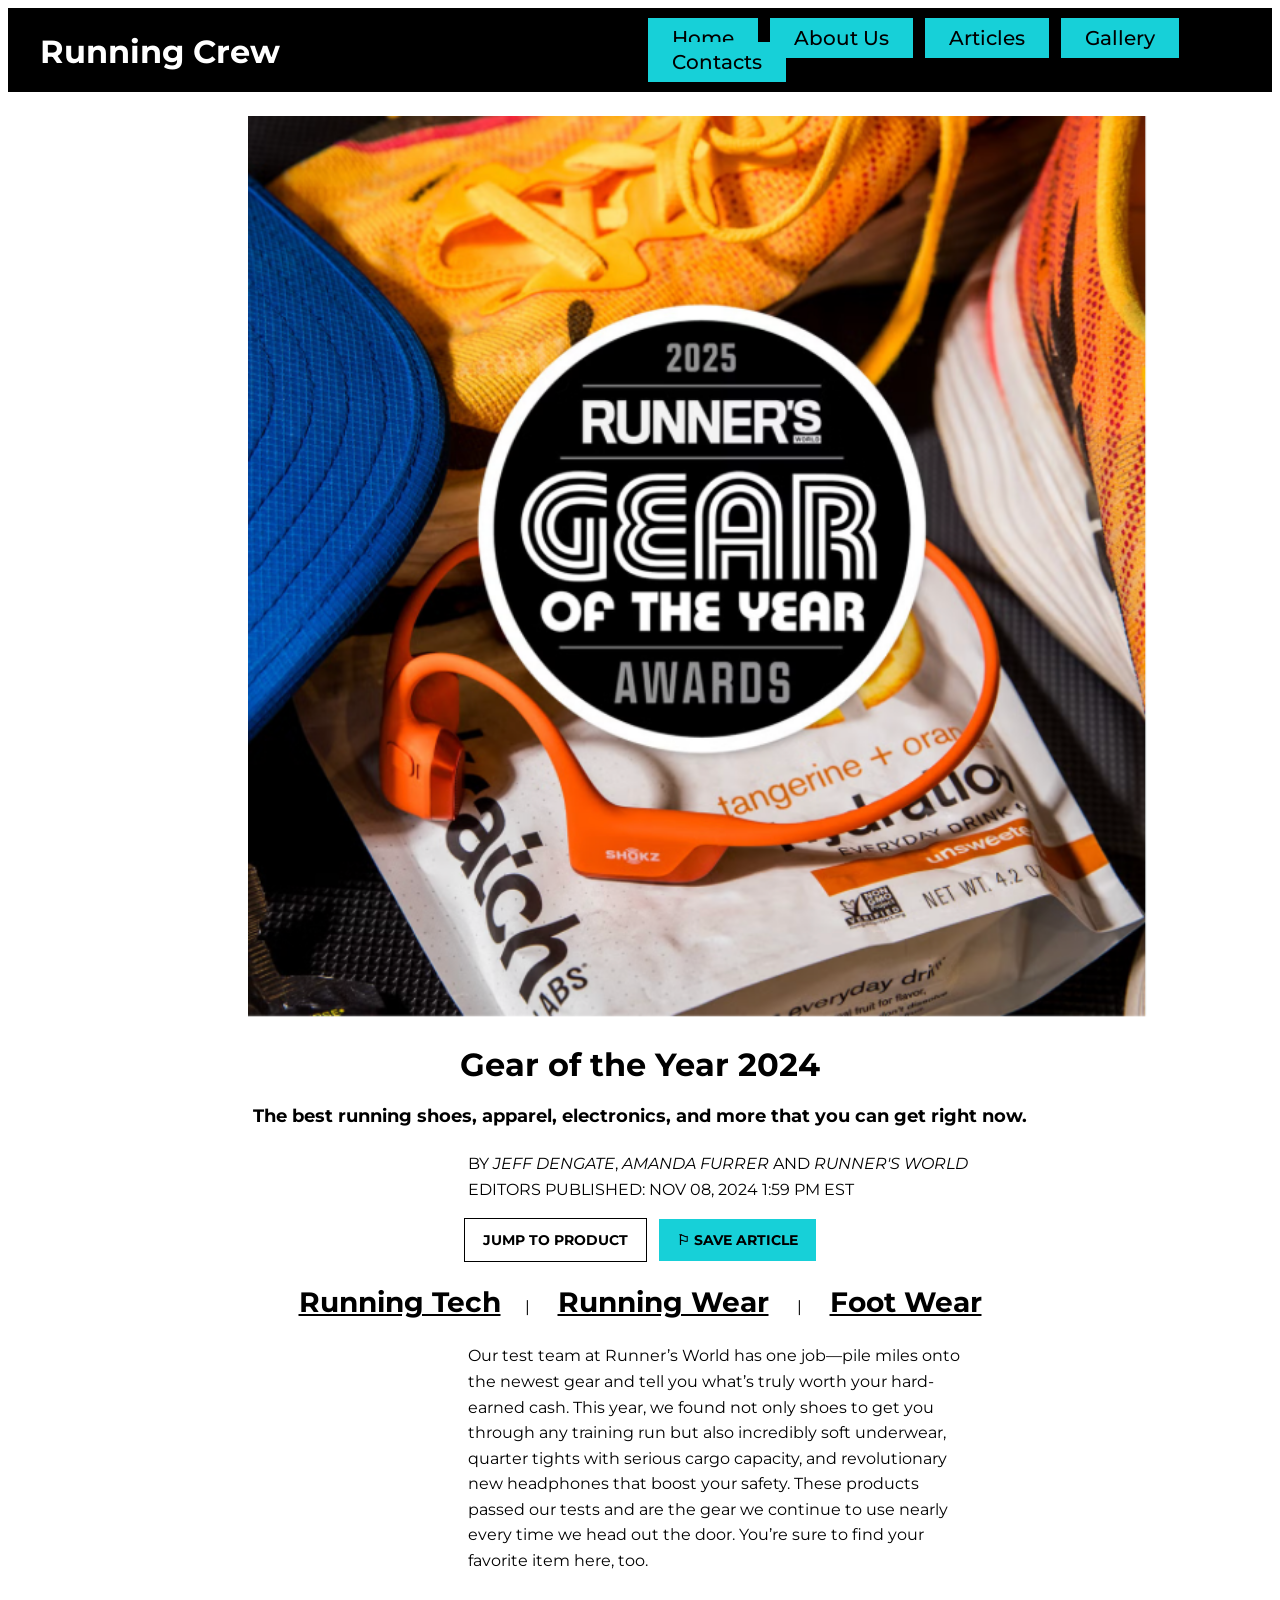
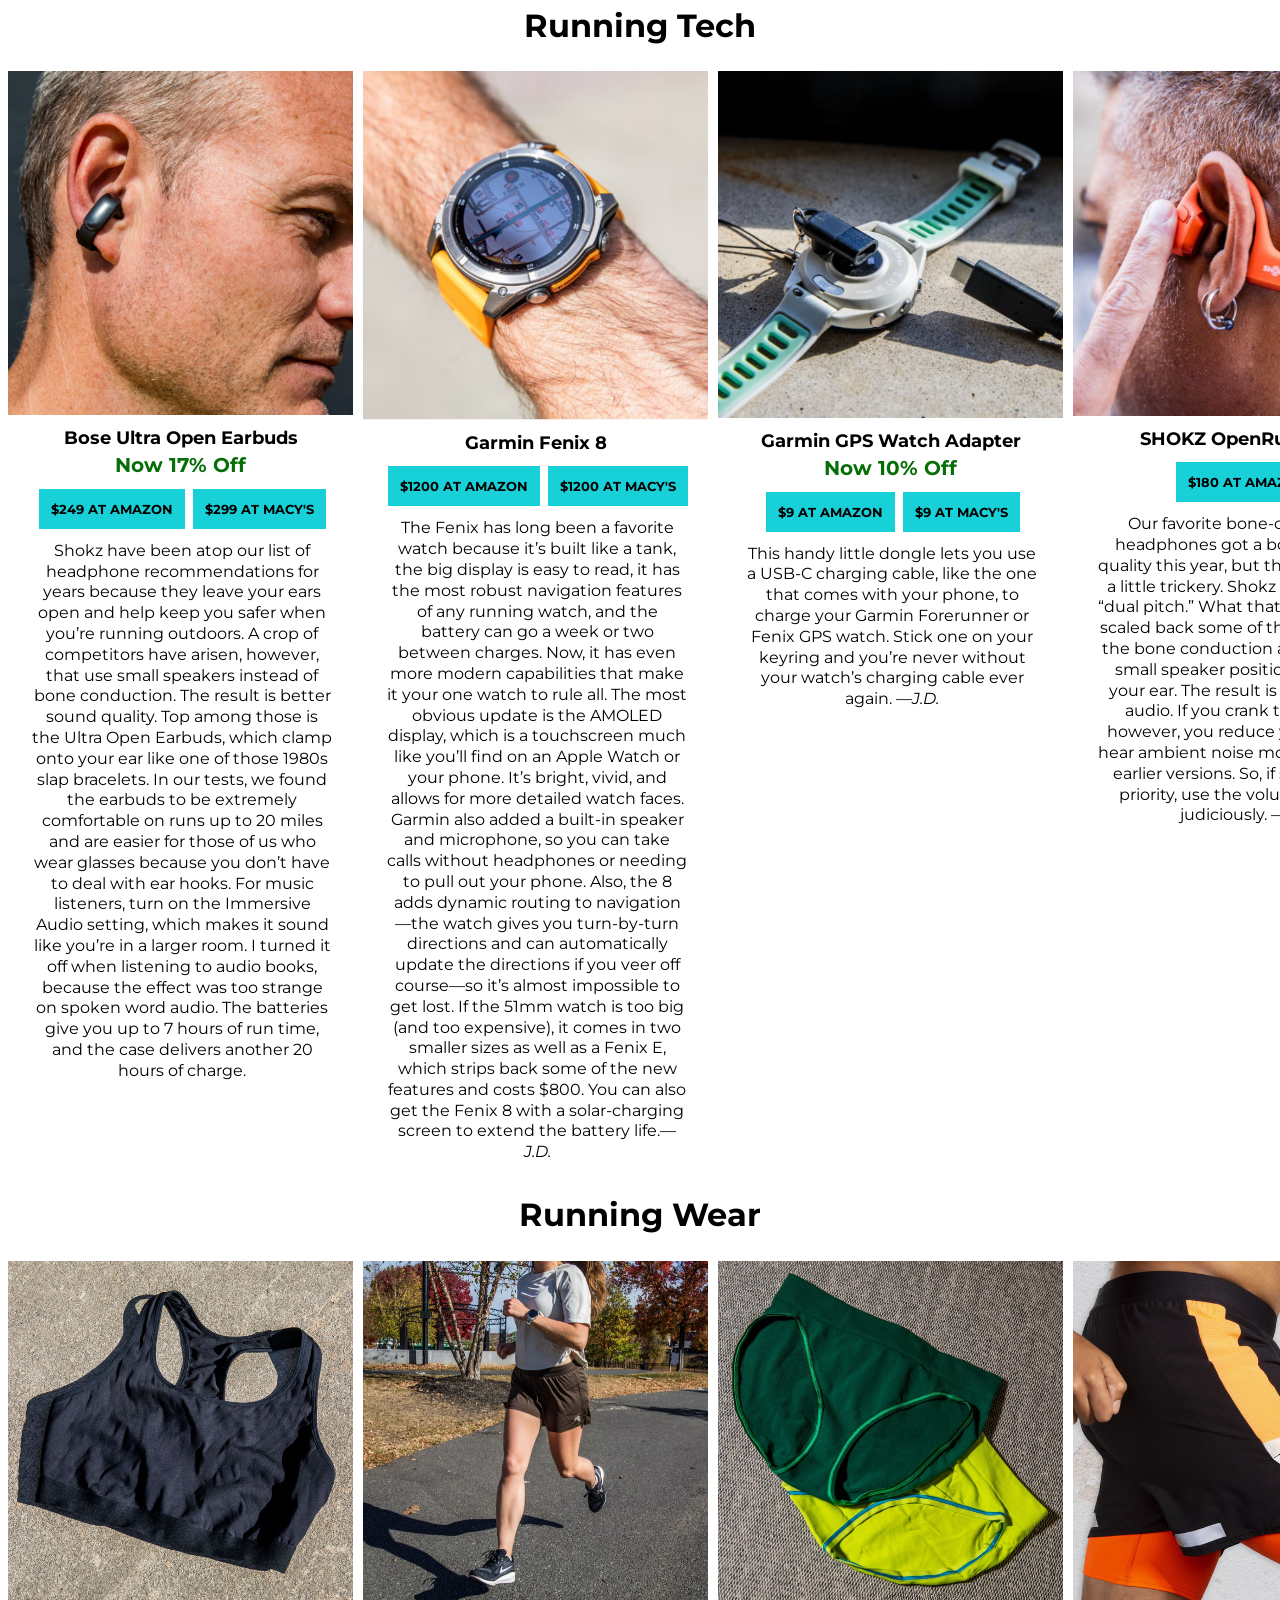
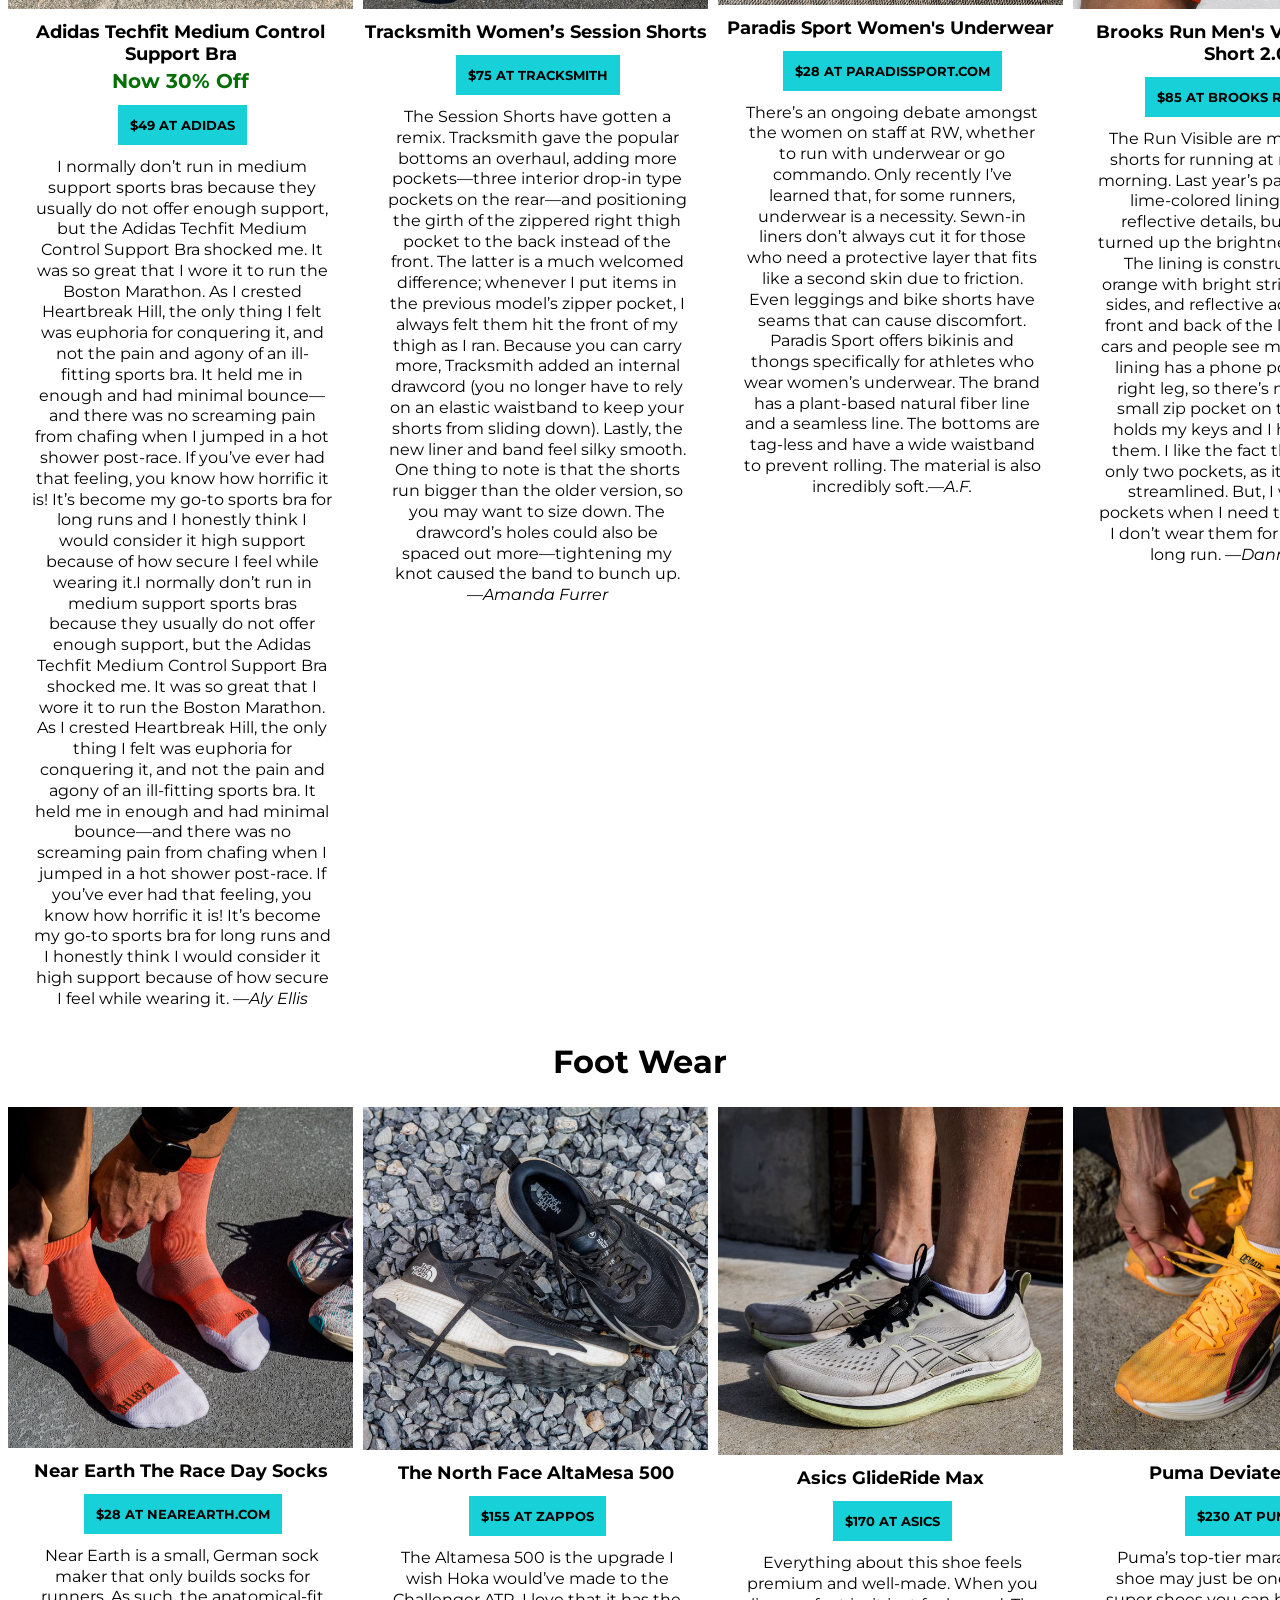
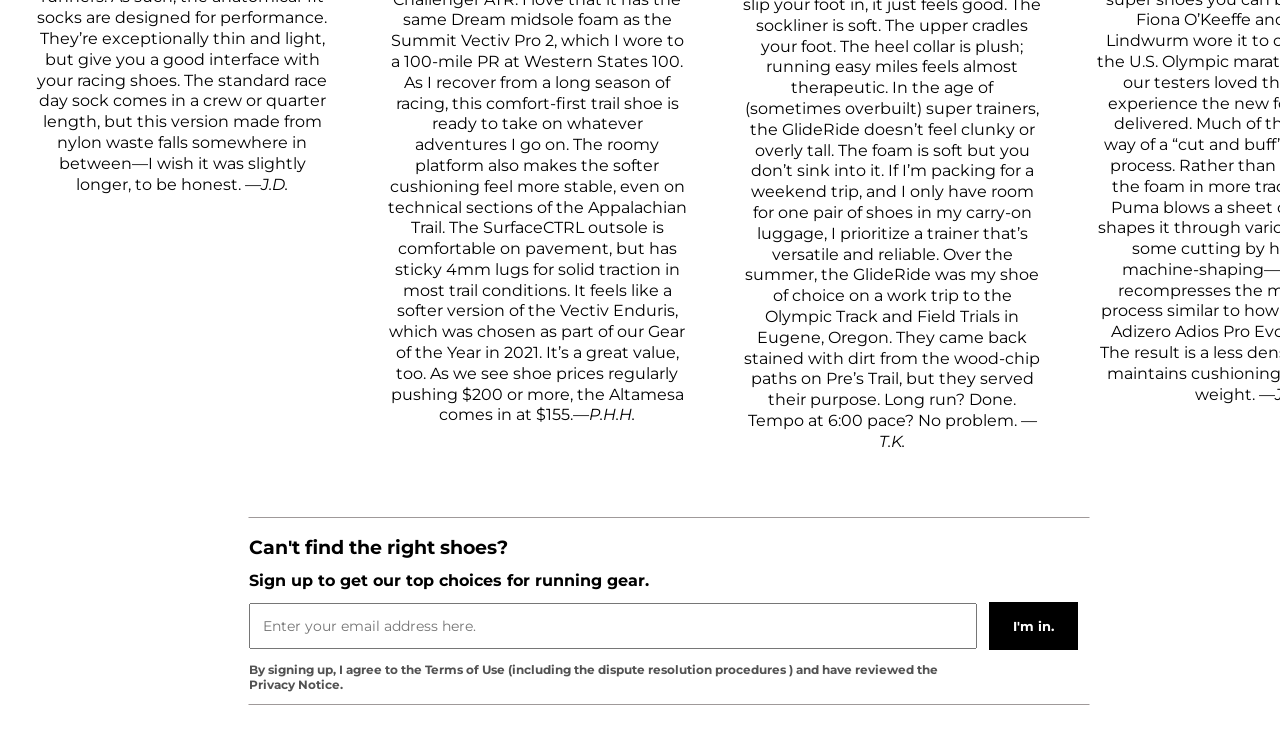
<file: pages/gear.html>
<!DOCTYPE html>
<html lang="en">
  <head>
    <meta charset="UTF-8">
    <title>Running Gear</title>

    <link rel="stylesheet" href="../styles/gear.css">
    <link rel="stylesheet" href="../styles/header.css">

    <link rel="preconnect" href="https://fonts.googleapis.com">
    <link rel="preconnect" href="https://fonts.gstatic.com" crossorigin>
    <link href="https://fonts.googleapis.com/css2?family=Montserrat:ital,wght@0,100..900;1,100..900&display=swap" rel="stylesheet">
  </head>
  <body>
    <div class="header">
      <h1 class="site-name">Running Crew</h1>

      <div class="pages">
        <a href="../index.html">Home</a>
        <a href="about.html">About Us</a>
        <a href="articles.html">Articles</a>
        <a href="gallery.html">Gallery</a>
        <a href="contacts.html">Contacts</a>
      </div>
    </div>

    <img class="preview" src="../images/tech/gear.png" alt="gear">

    <div class="entrance">
      <h1>Gear of the Year 2024</h1>

      <h2>The best running shoes, apparel, electronics, and more that you can get right now.
      </h2>

      <p>BY <i>JEFF DENGATE</i>, <i>AMANDA FURRER</i> AND <i>RUNNER'S WORLD</i> EDITORS PUBLISHED: NOV 08, 2024 1:59 PM EST</p>

      <div class="buttons">
        <button>JUMP TO PRODUCT</button>
        <button class="save-button">&#9872; SAVE ARTICLE</button>
      </div>

      <a href="#techSection">Running Tech</a>|
      <a href="#wearSection">Running Wear</a> |
      <a href="#footSection">Foot Wear</a>

      <p>
      Our test team at Runner’s World has one job—pile miles onto the newest gear and tell you what’s truly worth your hard-earned cash. This year, we found not only shoes to get you through any training run but also incredibly soft underwear, quarter tights with serious cargo capacity, and revolutionary new headphones that boost your safety. These products passed our tests and are the gear we continue to use nearly every time we head out the door. You’re sure to find your favorite item here, too.
    </p>
    </div>

    <h2 id="techSection">Running Tech</h2>

    <div class="main-container">
        <div class="container">
        <img src="../images/tech/bose.png" alt="bose-earbuds">

        <div>
          <div>
            <p>Bose Ultra Open Earbuds</p>
            <p class="discount">Now 17&#37; Off</p>
          </div>
          <div class="buttons">
            <button>&#36;249 AT AMAZON</button>
            <button>&#36;299 AT MACY'S</button>
          </div>
        </div>
        <div class="text">
          Shokz have been atop our list of headphone recommendations for years because they leave your ears open and help keep you safer when you’re running outdoors. A crop of competitors have arisen, however, that use small speakers instead of bone conduction. The result is better sound quality. Top among those is the Ultra Open Earbuds, which clamp onto your ear like one of those 1980s slap bracelets. In our tests, we found the earbuds to be extremely comfortable on runs up to 20 miles and are easier for those of us who wear glasses because you don’t have to deal with ear hooks. For music listeners, turn on the Immersive Audio setting, which makes it sound like you’re in a larger room. I turned it off when listening to audio books, because the effect was too strange on spoken word audio. The batteries give you up to 7 hours of run time, and the case delivers another 20 hours of charge.
        </div>
      </div>

      <div class="container">
        <img src="../images/tech/fenix.png" alt="garmin-fenix">

        <div>
          <div><p>Garmin Fenix 8</p></div>
          <div class="buttons">
            <button>&#36;1200 AT AMAZON</button>
            <button>&#36;1200 AT MACY'S</button>
          </div>
        </div>

        <div class="text">
          The Fenix has long been a favorite watch because it’s built like a tank, the big display is easy to read, it has the most robust navigation features of any running watch, and the battery can go a week or two between charges. Now, it has even more modern capabilities that make it your one watch to rule all. The most obvious update is the AMOLED display, which is a touchscreen much like you’ll find on an Apple Watch or your phone. It’s bright, vivid, and allows for more detailed watch faces. Garmin also added a built-in speaker and microphone, so you can take calls without headphones or needing to pull out your phone. Also, the 8 adds dynamic routing to navigation—the watch gives you turn-by-turn directions and can automatically update the directions if you veer off course—so it’s almost impossible to get lost.

          If the 51mm watch is too big (and too expensive), it comes in two smaller sizes as well as a Fenix E, which strips back some of the new features and costs $800. You can also get the Fenix 8 with a solar-charging screen to extend the battery life.<i>—J.D.</i>
        </div>
      </div>

      <div class="container">
        <img src="../images/tech/adapter.png" alt="watch-adapter">
        <div>
          <div>
            <p>Garmin GPS Watch Adapter</p>
            <p class="discount">Now 10&#37; Off</p>
          </div>
          <div class="buttons">
            <button>&#36;9 AT AMAZON</button>
            <button>&#36;9 AT MACY'S</button>
          </div>
        </div>
        <div class="text">
          This handy little dongle lets you use a USB-C charging cable, like the one that comes with your phone, to charge your Garmin Forerunner or Fenix GPS watch. Stick one on your keyring and you’re never without your watch’s charging cable ever again. <i>—J.D.</i>
        </div>
      </div>

      <div class="container">
        <img src="../images/tech/shokz.png" alt="shokz-earbuds">
        <div>
          <div><p>SHOKZ OpenRun Pro 2</p></div>

          <div class="buttons">
            <button>&#36;180 AT AMAZON</button>
          </div>
        </div>

        <div class="text">
          Our favorite bone-conduction headphones got a boost in audio quality this year, but that comes with a little trickery. Shokz calls the tech “dual pitch.” What that means is they scaled back some of the vibrations of the bone conduction and now use a small speaker positioned outside your ear. The result is louder, richer audio. If you crank the volume, however, you reduce your ability to hear ambient noise more so than the earlier versions. So, if safety is your priority, use the volume buttons judiciously. <i>—J.D.</i>

        </div>
      </div>
    </div>


    <h2 id="wearSection">Running Wear</h2>

    <div class="main-container">
      <div class="container">
        <img src="../images/wear/bra.png" alt="bra">

        <div>
          <div>
            <p>Adidas Techfit Medium Control Support Bra</p>
            <p class="discount">Now 30&#37; Off</p>
          </div>

          <div class="buttons"><button>&#36;49 AT ADIDAS</button></div>
        </div>

        <div class="text">
          I normally don’t run in medium support sports bras because they usually do not offer enough support, but the Adidas Techfit Medium Control Support Bra shocked me. It was so great that I wore it to run the Boston Marathon. As I crested Heartbreak Hill, the only thing I felt was euphoria for conquering it, and not the pain and agony of an ill-fitting sports bra. It held me in enough and had minimal bounce—and there was no screaming pain from chafing when I jumped in a hot shower post-race. If you’ve ever had that feeling, you know how horrific it is! It’s become my go-to sports bra for long runs and I honestly think I would consider it high support because of how secure I feel while wearing it.I normally don’t run in medium support sports bras because they usually do not offer enough support, but the Adidas Techfit Medium Control Support Bra shocked me. It was so great that I wore it to run the Boston Marathon. As I crested Heartbreak Hill, the only thing I felt was euphoria for conquering it, and not the pain and agony of an ill-fitting sports bra. It held me in enough and had minimal bounce—and there was no screaming pain from chafing when I jumped in a hot shower post-race. If you’ve ever had that feeling, you know how horrific it is! It’s become my go-to sports bra for long runs and I honestly think I would consider it high support because of how secure I feel while wearing it. <i>—Aly Ellis</i>
        </div>
      </div>

      <div class="container">
        <img src="../images/wear/women-shorts.png" alt="women-shorts">

        <div>
          <div><p>Tracksmith Women’s Session Shorts</p></div>

          <div class="buttons"><button>&#36;75 AT TRACKSMITH</button></div>
        </div>

        <div class="text">
          The Session Shorts have gotten a remix. Tracksmith gave the popular bottoms an overhaul, adding more pockets—three interior drop-in type pockets on the rear—and positioning the girth of the zippered right thigh pocket to the back instead of the front. The latter is a much welcomed difference; whenever I put items in the previous model’s zipper pocket, I always felt them hit the front of my thigh as I ran. Because you can carry more, Tracksmith added an internal drawcord (you no longer have to rely on an elastic waistband to keep your shorts from sliding down). Lastly, the new liner and band feel silky smooth. One thing to note is that the shorts run bigger than the older version, so you may want to size down. The drawcord’s holes could also be spaced out more—tightening my knot caused the band to bunch up. <i>—Amanda Furrer</i>
        </div>
      </div>

      <div class="container">
        <img src="../images/wear/underwear.png" alt="underwear">

        <div>
          <div><p>Paradis Sport Women's Underwear</p></div>

          <div class="buttons"><button>&#36;28 AT PARADISSPORT.COM</button></div>
        </div>

        <div class="text">
          There’s an ongoing debate amongst the women on staff at RW, whether to run with underwear or go commando. Only recently I’ve learned that, for some runners, underwear is a necessity. Sewn-in liners don’t always cut it for those who need a protective layer that fits like a second skin due to friction. Even leggings and bike shorts have seams that can cause discomfort. Paradis Sport offers bikinis and thongs specifically for athletes who wear women’s underwear. The brand has a plant-based natural fiber line and a seamless line. The bottoms are tag-less and have a wide waistband to prevent rolling. The material is also incredibly soft.<i>—A.F.</i>
        </div>
      </div>

      <div class="container">
        <img src="../images/wear/shorts.png" alt="shorts">
        <div>
          <div><p>Brooks Run Men's Visible 5" 2in1 Short 2.0</p></div>

          <div class="buttons"><button>&#36;85 AT BROOKS RUNNING</button></div>
        </div>

        <div class="text">
          The Run Visible are my go-to 2-in-1 shorts for running at night or early morning. Last year’s pair had a bright, lime-colored lining and some reflective details, but this year’s turned up the brightness even more. The lining is construction-zone orange with bright stripes down the sides, and reflective accents on the front and back of the leg. No doubt, cars and people see me coming. The lining has a phone pocket on the right leg, so there’s no bounce. A small zip pocket on the right hip holds my keys and I hardly notice them. I like the fact that there are only two pockets, as it makes these streamlined. But, I want more pockets when I need to carry gels, so I don’t wear them for my Saturday long run. <i>—Danny Perez</i>
        </div>
      </div>
    </div>

    <h2 id="footSection">Foot Wear</h2>
    <div class="main-container">
      <div class="container">
        <img src="../images/footwear/socks.png" alt="socks">
        <div>
          <div><p>Near Earth The Race Day Socks</p></div>

          <div class="buttons"><button>&#36;28 AT NEAREARTH.COM</button></div>
        </div>

        <div class="text">
          Near Earth is a small, German sock maker that only builds socks for runners. As such, the anatomical-fit socks are designed for performance. They’re exceptionally thin and light, but give you a good interface with your racing shoes. The standard race day sock comes in a crew or quarter length, but this version made from nylon waste falls somewhere in between—I wish it was slightly longer, to be honest. <i>—J.D.</i>
        </div>
      </div>

      <div class="container">
        <img src="../images/footwear/tnf.png" alt="tnf-shoes">
        <div>
          <div><p>The North Face AltaMesa 500</p></div>
          <div class="buttons"><button>&#36;155 AT ZAPPOS</button></div>
        </div>

        <div class="text">
          The Altamesa 500 is the upgrade I wish Hoka would’ve made to the Challenger ATR. I love that it has the same Dream midsole foam as the Summit Vectiv Pro 2, which I wore to a 100-mile PR at Western States 100. As I recover from a long season of racing, this comfort-first trail shoe is ready to take on whatever adventures I go on. The roomy platform also makes the softer cushioning feel more stable, even on technical sections of the Appalachian Trail. The SurfaceCTRL outsole is comfortable on pavement, but has sticky 4mm lugs for solid traction in most trail conditions. It feels like a softer version of the Vectiv Enduris, which was chosen as part of our Gear of the Year in 2021. It’s a great value, too. As we see shoe prices regularly pushing $200 or more, the Altamesa comes in at $155.<i>—P.H.H.</i>
        </div>
      </div>

      <div class="container">
        <img src="../images/footwear/asics.png" alt="asics-shoes">

        <div>
          <div><p>Asics GlideRide Max</p></div>
          <div class="buttons"><button>&#36;170 AT ASICS</button></div>
        </div>
        <div class="text">
          Everything about this shoe feels premium and well-made. When you slip your foot in, it just feels good. The sockliner is soft. The upper cradles your foot. The heel collar is plush; running easy miles feels almost therapeutic. In the age of (sometimes overbuilt) super trainers, the GlideRide doesn’t feel clunky or overly tall. The foam is soft but you don’t sink into it.

          If I’m packing for a weekend trip, and I only have room for one pair of shoes in my carry-on luggage, I prioritize a trainer that’s versatile and reliable. Over the summer, the GlideRide was my shoe of choice on a work trip to the Olympic Track and Field Trials in Eugene, Oregon. They came back stained with dirt from the wood-chip paths on Pre’s Trail, but they served their purpose. Long run? Done. Tempo at 6:00 pace? No problem. <i>—T.K.</i>
          </div>
      </div>

      <div class="container">
        <img src="../images/footwear/puma.png" alt="puma-shoes">
        <div>
          <div><p>Puma Deviate Elite 3</p></div>
          <div class="buttons"><button>&#36;230 AT PUMA</button></div>
        </div>

        <div class="text">
          Puma’s top-tier marathon racing shoe may just be one of the best super shoes you can buy right now. Fiona O’Keeffe and Dakotah Lindwurm wore it to claim spots on the U.S. Olympic marathon team, and our testers loved the soft, lively experience the new foam platform delivered. Much of that comes by way of a “cut and buff” construction process. Rather than compressing the foam in more traditional ways, Puma blows a sheet of foam, then shapes it through various methods—some cutting by hand, some machine-shaping—and slightly recompresses the material. It’s a process similar to how Adidas’s $500 Adizero Adios Pro Evo 1 was made. The result is a less dense foam which maintains cushioning but is lighter weight. <i>—J.D</i>
        </div>
      </div>
    </div>

    <div class="form">
      <h3>Can't find the right shoes?</h3>

      <p>Sign up to get our top choices for running gear.</p>

      <form>
        <label for="email"></label>
        <input type="email" name="email" id="email" placeholder="Enter your email address here.">

        <button type="submit">I'm in.</button>
      </form>

      <p class="signing-up">
        By signing up, I agree to the Terms of Use &#40;including the dispute resolution procedures &#41; and have reviewed the Privacy Notice.
      </p>
    </div>
  </body>
</html>
</file>
<file: index.css>
:root {
    --main-color: #34547A;
    --text-color: #727272;
    --background-color: #EEEFF1;
    --letter-spacine: 0.1em;
}

* {
    box-sizing: border-box
}

body {
    font-family: Roboto, sans-serif;
    min-width: 1150px;
}

.container {
    max-width: 1150px;
    padding-inline: 20px;
    margin-inline: auto;
    padding-block: 100px;
}

header, .light-dark__container{
    background-color: var(--background-color)
}

ol {
    display: flex;
    gap: 42px;
    flex-wrap: wrap;
    list-style-type: none;
    padding-bottom: 162px;
    padding-inline: 0;
}

nav a {
    color: black;
    text-decoration: none;
    font-size: 16px;
    font-weight: 400;
    text-transform: uppercase;
    letter-spacing: var(--letter-spacine);
}

nav a:hover {
  color: #34547A;
}

h1 {
    font-size: 48px;
    font-weight: 500;
    padding-bottom: 60px;
}

.paragraph {
    font-size: 16px;
    color: var(--text-color);
    font-weight: 400;
    width: 540px;
}

.header__button {
    margin-block: 62px 41px;
    padding: 20px 41px;
    border: none;
    background-color: var(--main-color);
    color: white;
    letter-spacing: var(--letter-spacine);
}

.about-block__header {
    display: flex;
    justify-content: center;
    font-size: 32px;
    font-weight: 500;
    padding-top: 12px;
}

.about-block__text {
    text-align: center;
    margin: 0 auto;
    padding-top: 50px;
}

.dark-container {
    background-color: var(--main-color);
    color: white;
}

.works {
    display: flex;
    justify-content: center;
    flex-wrap: wrap;
    gap: 42px;
}

.works__items {
    width: 141px;
    height: 50px;
    padding-left: 70px;
    font-size: 21px;
    line-height: 25px;
    background: left no-repeat url("project.svg");
    font-weight: 500;
}

.works__projects {
    font-weight: normal;
    font-size: 16px;
    letter-spacing: 0.05em;
}

.light-dark__text .paragraph {
    text-align: center;
    margin: 0 auto;
}

.light-dark__text .paragraph {
    padding-block: 50px 57px;
}

footer .container {
    padding-block: 50px;
}

.author-name {
    font-weight: 500;
    font-size: 21px;
}

.since {
    font-weight: 400;
    font-size: 13px;
}
</file>
<file: media.css>
@media (max-width: 1150px) and (min-width: 601px){
    body {
        min-width: 500px;
    }

    .container {
        padding-block: 70px;
    }

    nav a {
        font-size: 16px;
    }

    ol {
        gap: 20px;
        padding-bottom: 140px;
    }

    h1 {
        font-size: 38px;
        padding-bottom: 50px;
    }

    .paragraph {
        font-size: 18px;
        width: 500px;
    }

    .header__button {
        margin-block: 52px 35px;
        padding: 18px 35px;
        font-size: 14px;
    }

    .about-block__header {
        font-size: 30px;
        padding-top: 10px;
    }

    .about-block__text {
        padding-top: 40px;
    }

    .dark-container .container{
        padding: 40px;
    }

    .works__items {
        font-size: 18px;
    }

    .works__projects {
        font-size: 14px;
    }

    .light-dark__text .paragraph {
        padding-block: 40px 57px;
    }

    iframe {
        width: 100%;
        border: none;
    }

    .author-name {
        font-size: 18px;
    }
}

@media (max-width: 600px) and (min-width: 376px){
    body {
        min-width: 370px;
    }

    .container {
        padding-block: 50px;
    }

    nav a {
        font-size: 12px;
    }

    ol {
        gap: 10px;
        padding-bottom: 100px;
    }

    h1 {
        font-size: 30px;
        padding-bottom: 40px;
    }

    .paragraph {
        font-size: 14px;
        width: 300px;
    }

    .header__button {
        margin-block: 42px 25px;
        padding: 14px 25px;
        font-size: 12px;
    }

    .about-block__header {
        font-size: 30px;
        padding-top: 0;
    }

    .about-block__text {
        padding-top: 30px;
    }

    .dark-container .container{
        padding: 20px;
    }

    .works__items {
        font-size: 14px;
    }

    .works__projects {
        font-size: 12px;
    }

    .light-dark__text .paragraph {
        padding-block: 30px 47px;
    }

    iframe {
        width: 100%;
        height: 50%;
        border: none;
    }

    .author-name {
        font-size: 14px;
    }
}

@media (max-width: 375px) and (min-width: 149px) {
    body {
        min-width: 100px;
    }

    .container {
        padding-block: 40px;
    }

    nav a {
        font-size: 12px;
    }

    ol {
        gap: 10px;
        padding-bottom: 60px;
    }

    h1 {
        font-size: 22px;
        padding-bottom: 20px;
    }

    .paragraph {
        font-size: 12px;
        width: 120px;
    }

    .header__button {
        margin-block: 32px 15px;
        padding: 8px 10px;
        font-size: 8px;
    }

    .about-block__header {
        font-size: 22px;
        padding-top: 0;
    }

    .about-block__text {
        padding-top: 20px;
    }

    .dark-container .container {
        padding: 10px;
    }

    .works__items {
        font-size: 12px;
    }

    .works__projects {
        font-size: 10px;
    }

    .light-dark__text .paragraph {
        padding-block: 20px 37px;
    }

    iframe {
        width: 100%;
        height: 50%;
        border: none;
    }

    .author-name {
        font-size: 12px;
    }
}
</file>
<file: styles/about.css>
*{font-family: "Montserrat", "Source Code Pro",  sans-serif;}

.number{
    font-size: 24px;
    font-weight: bold;
    width: 12px;
    background-color: black;
    color: white;
    padding: 8px 8px 8px 8px;
    text-align: center;
    display: inline-block;
}

img{
    width: 800px;
    display: block;
}

p{
    width: 800px;
    font-size: 18px;
    line-height: 1.5;
}

h2{
    display: inline-block;
    text-align: center;
    background-color: #17D0D8;
    padding: 8px 8px 8px 8px;
}

.question{
    margin-left: 250px;
    margin-top: 24px;
    font-size: 36px;
}

.container{
    margin-left: 250px;
    margin-top: 24px;
}
</file>
<file: styles/header.css>
.header{
    display: grid;
    grid-template-columns: 1fr 1fr;
    justify-content: center;
    align-items: center;
    background-color: black;
    margin-bottom: 24px;
}

.pages a{
    text-decoration: none;
    margin-left: 8px;
    color: black;
    background-color: #17D0D8;
    font-weight: 500;
    font-size: 20px;
    padding: 8px 24px 8px 24px;
    transition: 0.5s;
}

.pages a:hover{
    opacity: 0.8;
    padding-top: 14px;
    padding-bottom: 14px;
}

.site-name{
    color: white;
    margin-left: 32px;
    margin-top: 24px;
}
</file>
<file: styles/articles.css>
*{font-family: "Montserrat", "Source Code Pro",  sans-serif;}

.question{
    text-align: center;
    margin-top: 64px;
    font-size: 48px;
}

.container{
    margin-left: 250px;
    margin-top: 48px;
    margin-bottom: 48px;
}

img{
    width: 900px;
    display: block;
    margin-top: 8px;
}

.names{
    background-color: black;
    width: 900px;
    padding-top: 32px;
    padding-bottom: 32px;
    text-align: center;
}

a{
    color: white;
    font-size: 24px;
    font-weight: bold;
}

.calculator-div{
    width: 880px;
    margin-left: 250px;
    background-color: #17D0D8;
    padding: 16px;
}

fieldset{border: none;}

legend{
    font-size: 24px;
    font-weight: bold;
    margin-bottom: 8px;
}

label{font-size: 18px;}

input{
    width: 150px;
    margin-left: 8px;
    margin-right: 8px;
    padding-top: 6px;
    padding-bottom: 6px;
    padding-left: 12px;
    border-radius: 4px;
    border: none;
}

iframe{
    width: 910px;
    height: 900px;
    border: none;
    margin-left: 240px;
}

button{
    font-size: 14px;
    border: none;
    border-radius: 4px;
    color: white;
    background-color: black;
    margin-top: 14px;
    padding: 12px 18px 12px 18px;
}
</file>
<file: styles/contact.css>
*{font-family: "Montserrat", "Source Code Pro",  sans-serif;}

h1{text-align: center;}

.container{
    display: grid;
    grid-template-columns: 1fr 1fr;
    justify-content: center;
}

form{
    text-align: center;
    background-color: #17D0D8;
    padding-top: 100px;
}

image{
    width: 600px;
}

fieldset{
    margin-top: 24px;
    line-height: 1.5;
    border: none;
}

legend{
    font-size: 32px;
    font-weight: 700;
}

input{
    border: solid 1px;
    border-radius: 4px;
    padding: 6px;
}

button{
    border: none;
    background-color: black;
    color: white;
    padding: 12px 24px 12px 24px;
    font-size: 24px;
    margin-top: 12px;
    margin-bottom: 2px;
}

label{font-size: 20px;}
</file>
<file: styles/form.css>
*{font-family: "Montserrat", "Source Code Pro",  sans-serif;}

form{
    width: 900px;
    background-color: #17D0D8;
    padding: 18px;
    font-size: 20px;
    font-weight: 700;
    line-height: 1.5;
}

fieldset{
    border: none;
    margin-left: 130px;
}

legend{
    font-size: 24px;
    margin-left: 170px;
}

select{
    display: block;
    width: 550px;
    margin-top: 2px;
    margin-bottom: 8px;
    font-size: 20px;
    padding: 10px;
    border: solid 1px;
    border-radius: 8px;
}

button{
    border: none;
    background-color: black;
    color: white;
    margin-top: 16px;
    padding: 18px 24px 18px 24px;
    font-size: 20px;
}
</file>
<file: styles/gallery.css>
*{font-family:"Montserrat", sans-serif;}

.container{
    display: grid;
    grid-template-columns: 1fr 1fr 1fr;
    gap: 24px;
    justify-content: center;
    margin-bottom: 32px;
}

img{width: 400px;}

.quote{
    margin-top: 12px;
    font-size: 18px;
    font-weight: 700;
}
</file>
<file: styles/gear.css>
*{font-family: "Montserrat", "Source Code Pro",  sans-serif;}

.preview{
    width: 900px;
    margin-left: 240px;
}

.entrance{text-align: center;}

.entrance h2{font-size: 18px;}

.entrance p{font-size: 12px;}

.entrance button {
    font-size: 14px;
    font-weight: bold;
    border: solid 1px;
    background-color: white;
    color: black;
    padding: 12px 18px 12px 18px;
}

.buttons .save-button{
    background-color: #17D0D8;
    border: none;
    margin-left: 8px;
    margin-bottom: 24px;
}

.entrance a{
    font-weight: 700;
    font-size: 28px;
    color: black;
    margin-right: 24px;
    margin-left: 24px;
}

.entrance p{
    width: 500px;
    margin-left: 460px;
    margin-top: 24px;
    font-size: 16px;
    text-align: left;
    line-height: 1.6;
}

.main-container{
    display: grid;
    grid-template-columns: 1fr 1fr 1fr 1fr;
    gap: 10px;
}

.container .text{
    width: 300px;
    line-height: 1.3;
    margin-top: 12px;
    text-align: center;
    margin-left: 24px;
}

.container p{
    text-align: center;
    font-weight: 700;
    font-size: 18px;
    margin-bottom: 0;
    margin-top: 8px;
}

.container .discount{
    margin-top: 4px;
    margin-bottom: 0;
    color: #066e06;
    font-size: 20px;
}

.container button{
    background-color: #17D0D8;
    border: none;
    padding: 12px;
    font-weight: 700;
    margin-left: 4px;
    margin-top: 12px;
}

.container .buttons{text-align: center}

img{width: 345px}

.form {
    width: 840px;
    text-align: left;
    border: solid 1px #9f9999;
    border-left-color: transparent;
    border-right-color: transparent;
    margin-bottom: 24px;
    margin-left: 240px;
    margin-top: 64px;
}

.form h3{margin-bottom: 12px}

.form p{
    font-weight: 700;
    margin-top: 0;
    margin-bottom: 12px;
}

form{margin-bottom: 12px}

.form .signing-up{
    font-size: 12px;
    color: #525252;
    width: 700px;
}

input{
    width: 700px;
    padding: 12px;
    font-size: 14px;
}

.form button{
    border: none;
    background-color: black;
    color: white;
    font-weight: bold;
    padding: 16px 24px 16px 24px;
    margin-left: 8px;
}

#techSection, #wearSection, #footSection{
    text-align: center;
    margin-top: 32px;
    font-size: 32px;
}
</file>
